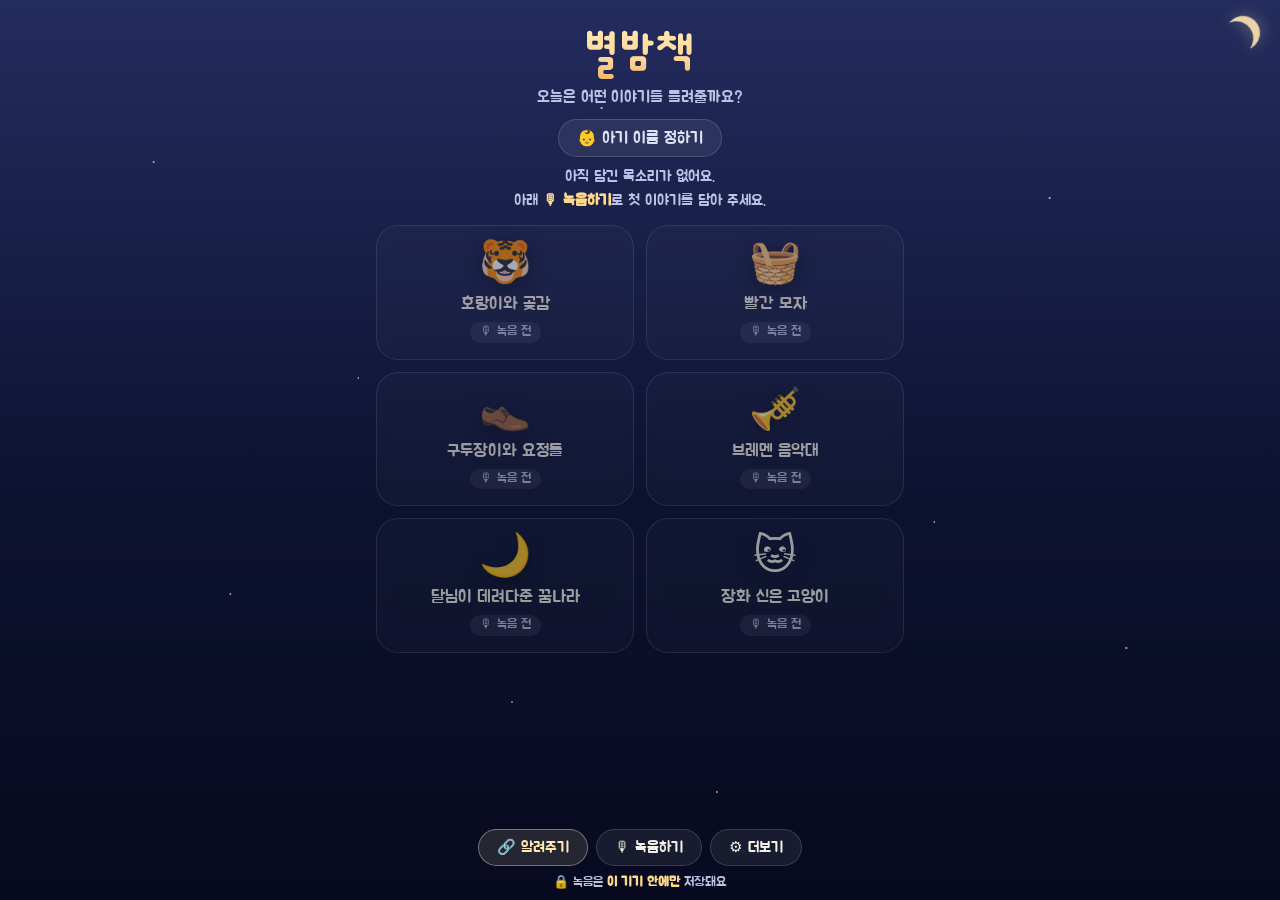
<file: index.html>
<!DOCTYPE html>
<html lang="ko" data-v="v65">
<head>
  <meta charset="UTF-8" />
  <meta name="viewport" content="width=device-width, initial-scale=1.0, viewport-fit=cover" />
  <meta name="theme-color" content="#141a3a" />
  <meta name="description" content="엄마·아빠 목소리로 읽어주는 우리 아기 잠자리 그림책, 별밤책. 녹음도 재생도 이 기기 안에서만." />
  <title>별밤책 🌙</title>

  <!-- PWA / 홈화면 추가 -->
  <link rel="manifest" href="manifest.webmanifest?v=57" />
  <link rel="apple-touch-icon" href="icons/apple-touch-icon.png" />
  <meta name="apple-mobile-web-app-capable" content="yes" />
  <meta name="apple-mobile-web-app-status-bar-style" content="black-translucent" />
  <meta name="apple-mobile-web-app-title" content="별밤책" />

  <link rel="preconnect" href="https://fonts.googleapis.com" />
  <link rel="preconnect" href="https://fonts.gstatic.com" crossorigin />
  <link href="https://fonts.googleapis.com/css2?family=Dongle:wght@700&family=Jua&family=Gowun+Dodum&display=swap" rel="stylesheet" />
  <link rel="stylesheet" href="style.css?v=57" />
</head>
<body>
  <!-- 밤하늘 배경 (모든 화면 공통) -->
  <div class="night-sky" aria-hidden="true">
    <div class="stars"></div>
    <div class="moon"></div>
  </div>

  <!-- ===== 홈 화면(아기용): 이야기 고르기 =====
       그림 카드 2열. 순서는 대본 순서 그대로 절대 안 바뀐다(아기가 위치로 기억하니까).
       녹음이 아직 없는 이야기는 흐릿하게, 자리는 그대로 지킨다. -->
  <section id="home" class="screen active">
    <header class="home-head">
      <!-- 아기 이름: 넣으면 제목 위에 "○○이의", 없으면 아래 알약 버튼 -->
      <button id="nameOwner" class="name-owner" type="button" hidden></button>
      <h1 class="app-title">별밤책</h1>
      <p class="app-sub">오늘은 어떤 이야기를 들려줄까요?</p>
      <button id="nameChip" class="name-chip" type="button">👶 아기 이름 정하기</button>
    </header>

    <div class="home-top">
      <button id="shuffleBtn" class="shuffle-btn" type="button" hidden>🌙 쭉 들려주기</button>
      <p id="emptyNote" class="empty-note" hidden></p>
    </div>

    <ul id="storyGrid" class="story-grid" aria-label="이야기 목록"></ul>

    <footer class="home-foot">
      <!-- 아직 앱으로 안 쓰는 사람에게만 보이는 띠 (JS가 판단해서 켠다) -->
      <button id="installBar" class="install-bar" type="button" hidden>📲 홈 화면에 앱처럼 추가하기</button>
      <div class="foot-links">
        <button id="shareBtn" class="foot-link gift" type="button">🔗 알려주기</button>
        <button id="recEntry" class="foot-link" type="button">🎙 녹음하기</button>
        <button id="moreBtn" class="foot-link" type="button">⚙️ 더보기</button>
      </div>
      <p class="privacy-note" id="footNote"></p>
    </footer>
  </section>

  <!-- ===== 녹음할 이야기 고르기(부모용) ===== -->
  <section id="pick" class="screen pick-screen">
    <div class="topbar">
      <button id="pickHome" class="icon-btn" type="button" aria-label="홈으로" title="홈으로">
        <svg viewBox="0 0 24 24" aria-hidden="true"><path fill="#fff" d="M12 3.2l9 7.8h-2.2V20h-4.6v-5.4h-4.4V20H5V11H2.8L12 3.2z"/></svg>
      </button>
      <h2 class="pick-title">녹음하기</h2>
      <span class="head-spacer" aria-hidden="true"></span>
    </div>
    <p class="pick-sub">어떤 이야기를 녹음할까요?</p>

    <ul id="pickList" class="story-list" aria-label="녹음할 이야기 목록"></ul>

    <footer class="home-foot">
      <p class="privacy-note">🎤 조용한 방에서, 마이크는 <b>한 뼘 정도</b> 떨어뜨려 주세요</p>
    </footer>
  </section>

  <!-- ===== 녹음 화면(부모용): 장면마다 녹음하고 확인 ===== -->
  <section id="rec" class="screen rec-screen">
    <div class="rec-top">
      <div class="topbar">
        <button id="recBack" class="icon-btn" type="button" aria-label="녹음할 이야기 고르기로" title="이야기 고르기">
          <svg viewBox="0 0 24 24" fill="none" stroke="#fff" stroke-width="2" stroke-linecap="round" stroke-linejoin="round" aria-hidden="true"><path d="M14.5 5.5 8 12l6.5 6.5"/></svg>
        </button>
        <h2 id="recTitle" class="rec-title">이야기</h2>
        <button id="recHome" class="icon-btn" type="button" aria-label="홈으로" title="홈으로">
          <svg viewBox="0 0 24 24" aria-hidden="true"><path fill="#fff" d="M12 3.2l9 7.8h-2.2V20h-4.6v-5.4h-4.4V20H5V11H2.8L12 3.2z"/></svg>
        </button>
      </div>
      <div class="voices" role="tablist" aria-label="누구 목소리인지 고르기">
        <span class="voices-q">누구 목소리?</span>
        <div class="vtabs" id="vtabs"></div>
      </div>
      <div id="recProg" class="prog"></div>
      <p id="legacyNote" class="legacy-note" hidden></p>
    </div>

    <div class="stage">
      <div id="recArt" class="art scene-in">🌙</div>
      <div id="recText" class="text scene-in"></div>
    </div>

    <div id="recBottom" class="rec-bottom"></div>
  </section>

  <!-- ===== 들려주기 화면(아기용): 목소리 따라 그림이 넘어감 ===== -->
  <section id="play" class="screen play-screen">
    <!-- 왼쪽 위 홈 버튼: 읽는 중에도 계속 보인다 -->
    <button id="playHome" class="icon-btn corner-home" type="button" aria-label="홈으로" title="홈으로">
      <svg viewBox="0 0 24 24" aria-hidden="true"><path fill="#fff" d="M12 3.2l9 7.8h-2.2V20h-4.6v-5.4h-4.4V20H5V11H2.8L12 3.2z"/></svg>
    </button>
    <div id="playStage" class="stage">
      <div id="playArt" class="art scene-in">🌙</div>
      <div id="playText" class="text scene-in"></div>
    </div>
    <!-- 아래 이전/다음: 목소리가 끝나길 기다리지 않고 장면을 넘겨볼 수 있다(그림 확인용).
         무대(playStage) 밖에 두어야 화면 탭(=잠깐 멈춤)과 섞이지 않는다. -->
    <div id="playPager" class="play-pager" hidden>
      <button id="pbPrev" class="pnav" type="button" aria-label="이전 장면">❮</button>
      <span id="pbPos" class="ppos"></span>
      <button id="pbNext" class="pnav" type="button" aria-label="다음 장면">❯</button>
    </div>
    <div id="pauseOv" class="pause-ov" hidden></div>
  </section>

  <!-- ===== 공용 모달(이름 · 더보기[백업·도움말·의견]) ===== -->
  <div id="modal" class="modal" hidden>
    <div class="modal-card" role="dialog" aria-modal="true">
      <button id="modalClose" class="modal-close" aria-label="닫기">✕</button>
      <!-- 더보기 안에서 한 칸 들어갔을 때만 보이는 뒤로 버튼 -->
      <button id="modalBack" class="modal-back" type="button" hidden>‹ 더보기</button>
      <div id="modalBody"></div>
    </div>
  </div>

  <!-- Netlify Forms 감지용 숨은 폼 (실제 전송은 앱 안 폼에서 함) -->
  <form name="feedback" data-netlify="true" netlify-honeypot="bot-field" hidden>
    <input type="text" name="message" />
    <input type="email" name="email" />
    <input type="text" name="bot-field" />
  </form>

  <!-- 백업 복원용 숨은 input -->
  <input type="file" id="restoreInput" accept=".txt,.json,.gz,text/plain,application/json,application/gzip" hidden />

  <!-- 토스트 -->
  <div id="toast" class="toast" role="status" aria-live="polite"></div>

  <script src="scripts-data.js?v=57"></script>
  <script src="analytics.js?v=57"></script>
  <script src="app.js?v=57"></script>
</body>
</html>
</file>
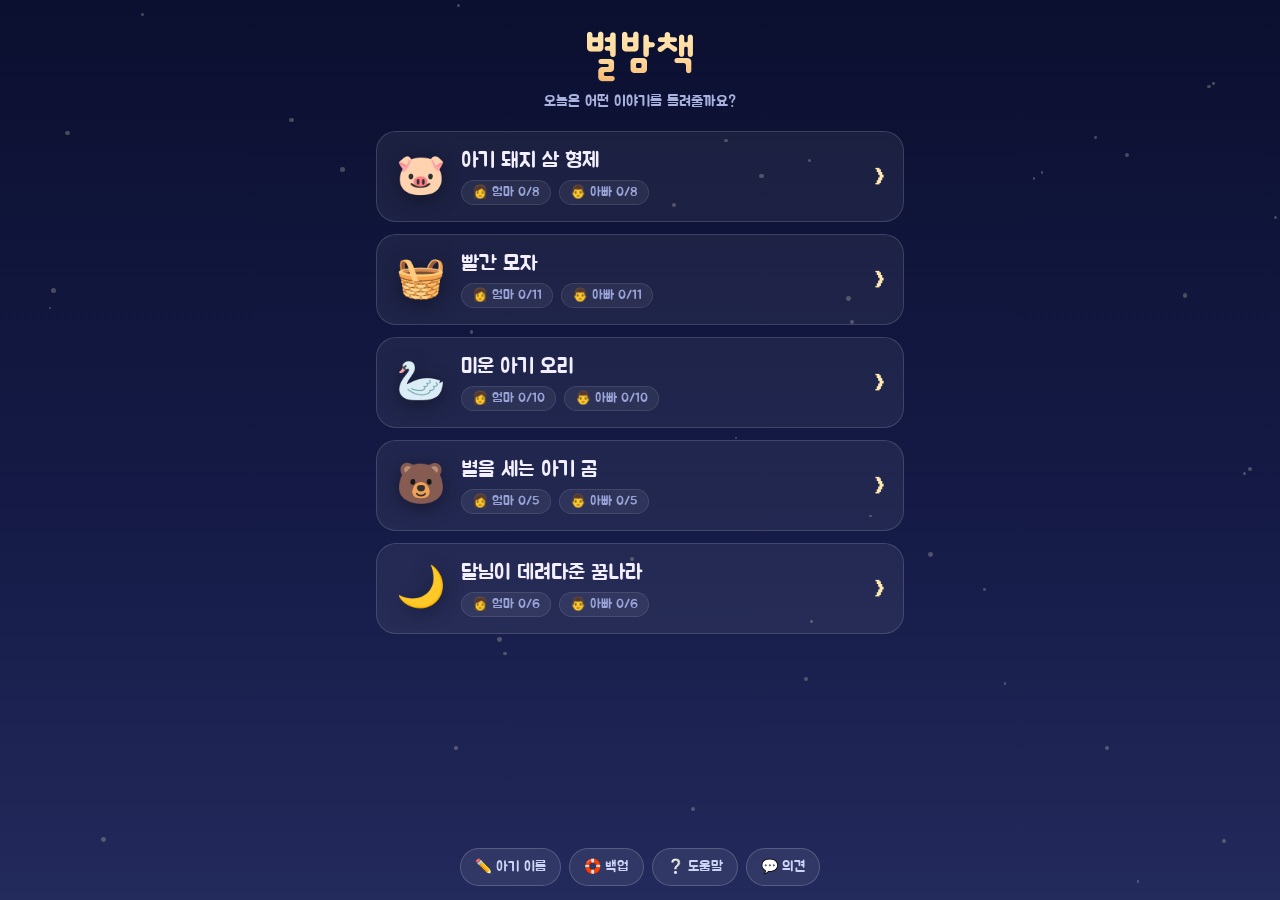
<file: story-demo.html>
<!DOCTYPE html>
<html lang="ko">
<head>
  <meta charset="UTF-8" />
  <meta name="viewport" content="width=device-width, initial-scale=1.0, maximum-scale=1.0, user-scalable=no, viewport-fit=cover" />
  <meta name="theme-color" content="#0b1030" />
  <title>별밤책 · 시범</title>
  <link rel="preconnect" href="https://fonts.googleapis.com" />
  <link rel="preconnect" href="https://fonts.gstatic.com" crossorigin />
  <link href="https://fonts.googleapis.com/css2?family=Dongle:wght@700&family=Jua&display=swap" rel="stylesheet" />
  <style>
    * { margin:0; padding:0; box-sizing:border-box; -webkit-tap-highlight-color:transparent; }
    html,body { height:100%; overflow:hidden; }
    body {
      font-family:"Jua","Apple SD Gothic Neo","Malgun Gothic",sans-serif;
      color:#e7e2f5; -webkit-user-select:none; user-select:none; touch-action:manipulation;
      background:linear-gradient(180deg,#0b1030 0%,#141a45 55%,#232a5c 100%);
    }
    .sky { position:fixed; inset:0; z-index:0; pointer-events:none; overflow:hidden; }
    .star { position:absolute; border-radius:50%; background:#fdf3d0; opacity:.25; animation:tw ease-in-out infinite; }
    @keyframes tw { 0%,100%{opacity:.15;transform:scale(.9)} 50%{opacity:.75;transform:scale(1.15)} }

    /* ===== 홈(이야기 고르기) ===== */
    .home { position:fixed; inset:0; z-index:1; display:flex; flex-direction:column; }
    .home-head { padding:calc(26px + env(safe-area-inset-top)) 20px 8px; text-align:center; }
    .home-title { font-family:"Dongle","Jua",sans-serif; font-weight:700; font-size:64px; line-height:.9;
      background:linear-gradient(180deg,#ffe9b3,#ffd79a 60%,#f4b46a); -webkit-background-clip:text; background-clip:text; color:transparent; }
    .home-sub { font-size:15px; color:#aab2e0; margin-top:8px; }
    .story-list { list-style:none; flex:1; overflow-y:auto; -webkit-overflow-scrolling:touch;
      padding:12px 16px calc(24px + env(safe-area-inset-bottom)); display:flex; flex-direction:column; gap:12px;
      max-width:560px; width:100%; margin:0 auto; }
    .scard { display:flex; align-items:center; gap:14px; padding:16px 18px; border-radius:20px; cursor:pointer;
      border:1px solid rgba(255,255,255,.14); background:rgba(255,255,255,.06); transition:transform .1s ease, background .1s ease; }
    .scard:active { transform:scale(.98); background:rgba(255,255,255,.1); }
    .scover { font-size:40px; line-height:1; flex:none; width:52px; text-align:center; filter:drop-shadow(0 4px 10px rgba(0,0,0,.4)); }
    .sinfo { flex:1; display:flex; flex-direction:column; gap:6px; min-width:0; }
    .sname { font-family:"Jua",sans-serif; font-size:21px; color:#f3efff; }
    .spills { display:flex; gap:8px; flex-wrap:wrap; }
    .spill { font-size:13px; padding:3px 10px; border-radius:999px; color:#9aa3d8; white-space:nowrap;
      background:rgba(255,255,255,.06); border:1px solid rgba(255,255,255,.1); }
    .spill.part { color:#ffe4b0; border-color:rgba(255,233,179,.35); background:rgba(255,233,179,.1); }
    .spill.full { color:#bff0da; border-color:rgba(116,211,171,.5); background:rgba(116,211,171,.16); }
    .schev { font-size:22px; color:#ffe9b3; flex:none; }
    .schev.play { color:#74d3ab; }
    .sright { display:flex; align-items:center; gap:10px; flex:none; }
    .reBtn { font-family:inherit; font-size:18px; width:42px; height:42px; border-radius:50%; cursor:pointer; flex:none;
      border:1px solid rgba(255,233,179,.4); background:rgba(255,233,179,.12); color:#ffe9b3; }
    .reBtn:active { transform:scale(.9); }

    /* ===== 녹음+확인 화면 ===== */
    .app { position:fixed; inset:0; z-index:1; display:flex; flex-direction:column; }

    .top { padding:calc(12px + env(safe-area-inset-top)) 16px 4px; display:flex; flex-direction:column; align-items:center; gap:10px; }
    .topbar { display:flex; align-items:center; justify-content:space-between; gap:8px; width:100%; max-width:520px; }
    .homebtn { font-family:inherit; font-size:20px; width:40px; height:40px; border-radius:50%; cursor:pointer; flex:none;
      border:1px solid rgba(255,255,255,.2); background:rgba(255,255,255,.06); color:#cdd3f5; }
    .homebtn:active { transform:scale(.92); }
    .rtitle { font-family:"Dongle","Jua",sans-serif; font-weight:700; font-size:34px; line-height:.9; text-align:center; flex:1;
      background:linear-gradient(180deg,#ffe9b3,#ffd79a 60%,#f4b46a); -webkit-background-clip:text; background-clip:text; color:transparent; }
    .voices { display:flex; gap:8px; }
    .vtab { font-family:inherit; font-size:16px; padding:6px 16px; border-radius:999px; cursor:pointer;
      border:1px solid rgba(255,255,255,.22); background:rgba(255,255,255,.08); color:#cdd3f5; }
    .vtab.on { background:#ffe9b3; border-color:#ffe9b3; color:#3a2f10; }
    .prog { display:flex; align-items:center; gap:8px; font-size:13px; color:#9aa3d8; min-height:16px; }
    .pdots { display:flex; gap:5px; }
    .pd { width:9px; height:9px; border-radius:50%; background:rgba(255,255,255,.16); }
    .pd.done { background:#ffe9b3; }
    .pd.now { outline:2px solid rgba(255,233,179,.5); outline-offset:2px; }

    /* 무대 */
    .stage { flex:1; position:relative; display:flex; flex-direction:column; align-items:center; justify-content:center;
      gap:20px; padding:2vh 5vw; text-align:center; }
    .art { font-size:clamp(4.2rem,20vmin,9rem); line-height:1.1; filter:drop-shadow(0 6px 18px rgba(0,0,0,.45)); }
    .text { max-width:640px; }
    .ln { display:block; font-size:clamp(1.05rem,4.5vmin,1.5rem); line-height:1.65; color:#e7e2f5;
      text-shadow:0 2px 8px rgba(0,0,0,.5); word-break:keep-all; margin-bottom:5px; }
    .ln .nm { color:#ffe9b3; white-space:nowrap; }
    .scene-in { animation:fin .7s ease both; }
    @keyframes fin { from{opacity:0;transform:translateY(10px)} to{opacity:1;transform:translateY(0)} }

    .pager { display:flex; align-items:center; justify-content:center; gap:20px; }
    .pnav { width:46px; height:46px; border-radius:50%; cursor:pointer;
      border:1px solid rgba(255,255,255,.24); background:rgba(255,255,255,.1); color:#ffe9b3;
      font-size:20px; display:flex; align-items:center; justify-content:center; }
    .pnav:disabled { opacity:.25; } .pnav:active { transform:scale(.9); }
    .ppos { font-size:15px; color:#cdd3f5; min-width:84px; text-align:center; }

    /* 하단 */
    .bottom { padding:14px 20px calc(20px + env(safe-area-inset-bottom)); display:flex; flex-direction:column; align-items:center; gap:10px; }
    .main-btn { font-family:inherit; font-size:21px; border:none; border-radius:20px; padding:17px 24px; cursor:pointer; width:100%; max-width:420px; }
    .main-btn:active { transform:scale(.98); }
    .rec { background:#ff6b7a; color:#fff; }
    .listen { font-family:inherit; font-size:15px; padding:8px 18px; border-radius:999px; cursor:pointer;
      border:1px solid rgba(255,255,255,.24); background:rgba(255,255,255,.08); color:#cdd3f5; transition:transform .1s ease, background .1s ease, border-color .1s ease; }
    .listen:active { transform:scale(.95); }
    .listen.on { background:rgba(116,211,171,.22); border-color:#74d3ab; color:#bff0da; }

    .recing { color:#ff9aa6; } .recdot { display:inline-block; width:10px; height:10px; border-radius:50%; background:#ff6b7a; margin-right:5px; vertical-align:middle; animation:blink 1s infinite; }
    @keyframes blink { 0%,100%{opacity:1} 50%{opacity:.25} }
    .toast { position:fixed; left:50%; top:calc(20px + env(safe-area-inset-top)); transform:translateX(-50%) translateY(-10px);
      background:rgba(0,0,0,.85); color:#fff; padding:11px 18px; border-radius:999px; font-size:15px; opacity:0; transition:.2s; z-index:40; pointer-events:none; }
    .toast.show { opacity:1; transform:translateX(-50%) translateY(0); }

    /* ===== 아기 들려주기(자동재생) 화면 ===== */
    .play-view { position:fixed; inset:0; z-index:1; display:flex; flex-direction:column; }
    .play-view .stage { cursor:pointer; }
    .pause-ov { position:absolute; inset:0; z-index:9; display:flex; flex-direction:column; align-items:center; justify-content:center;
      gap:14px; padding:24px; text-align:center; background:rgba(8,11,32,.8); backdrop-filter:blur(3px); }
    .pause-ov.hidden { display:none; }
    .po-moon { font-size:clamp(3rem,12vmin,6rem); animation:bob 2.4s ease-in-out infinite; }
    @keyframes bob { 0%,100%{transform:translateY(0)} 50%{transform:translateY(-12px)} }
    .po-t { font-family:"Jua",sans-serif; font-size:23px; color:#ffe9b3; }
    .po-s { font-size:14px; color:#aab2e0; margin-top:-4px; }
    .po-voices { display:flex; gap:10px; margin-top:4px; }
    .po-v { font-family:inherit; font-size:16px; padding:8px 18px; border-radius:999px; cursor:pointer;
      border:1px solid rgba(255,255,255,.22); background:rgba(255,255,255,.08); color:#cdd3f5; }
    .po-v.on { background:#ffe9b3; border-color:#ffe9b3; color:#3a2f10; }
    .po-btns { display:flex; gap:12px; margin-top:8px; flex-wrap:wrap; justify-content:center; }
    .po-b { font-family:inherit; font-size:17px; padding:12px 20px; border-radius:16px; cursor:pointer;
      border:1px solid rgba(255,255,255,.24); background:rgba(255,255,255,.1); color:#e7e2f5; }
    .po-b:active { transform:scale(.96); }

    /* ===== 홈 하단 버튼 줄 · 모달(이름·도움말·의견·백업) ===== */
    .home-foot { display:flex; flex-wrap:wrap; gap:8px; justify-content:center;
      padding:6px 16px calc(14px + env(safe-area-inset-bottom)); }
    .foot-btn { font-family:inherit; font-size:14px; padding:9px 14px; border-radius:999px; cursor:pointer;
      border:1px solid rgba(255,255,255,.18); background:rgba(255,255,255,.07); color:#cdd3f5; }
    .foot-btn:active { transform:scale(.95); }
    .foot-btn.set { border-color:rgba(255,233,179,.5); background:rgba(255,233,179,.12); color:#ffe9b3; }
    .field-label { display:block; font-size:14px; color:#aab2e0; margin:10px 0 6px; }
    .text-input, .text-area { width:100%; font-family:inherit; font-size:16px; color:#e7e2f5; border-radius:12px;
      border:1px solid rgba(255,255,255,.2); background:rgba(255,255,255,.06); padding:12px 14px; }
    .text-area { min-height:110px; resize:vertical; }
    .text-input:focus, .text-area:focus { outline:none; border-color:#ffe9b3; }
    .modal { position:fixed; inset:0; z-index:30; display:flex; align-items:center; justify-content:center; padding:18px;
      background:rgba(4,6,20,.62); backdrop-filter:blur(2px); }
    .modal[hidden] { display:none; }
    .modal-card { width:100%; max-width:440px; max-height:86vh; overflow-y:auto; -webkit-overflow-scrolling:touch;
      border-radius:22px; padding:22px 20px calc(20px + env(safe-area-inset-bottom));
      background:linear-gradient(180deg,#161c47,#101538); border:1px solid rgba(255,255,255,.12); }
    .modal-card h2 { font-family:"Jua",sans-serif; font-size:23px; color:#ffe9b3; margin-bottom:10px; }
    .modal-card p { font-size:15px; line-height:1.6; color:#cdd3f5; margin-bottom:12px; }
    .modal-card p b { color:#ffe9b3; }
    .modal-h3 { font-family:"Jua",sans-serif; font-size:18px; color:#f3efff; margin:2px 0 8px; }
    .modal-btn { font-family:inherit; font-size:17px; border:none; border-radius:16px; padding:14px 18px; cursor:pointer; width:100%; margin-top:6px; }
    .modal-btn:active { transform:scale(.98); }
    .modal-btn.gold { background:#ffe9b3; color:#3a2f10; }
    .modal-btn.ghost { background:rgba(255,255,255,.08); color:#e7e2f5; border:1px solid rgba(255,255,255,.2); }
    .modal-hr { border:none; border-top:1px solid rgba(255,255,255,.12); margin:16px 0; }
    .modal-hint { font-size:13px; color:#9aa3d8; margin-top:8px; line-height:1.55; }
    .modal-hint b { color:#cdd3f5; }
  </style>
</head>
<body>
  <div class="sky" id="sky" aria-hidden="true"></div>

  <!-- 홈: 이야기 고르기 -->
  <section class="home" id="home">
    <div class="home-head">
      <div class="home-title">별밤책</div>
      <div class="home-sub">오늘은 어떤 이야기를 들려줄까요?</div>
    </div>
    <ul class="story-list" id="storyList"></ul>
    <div class="home-foot">
      <button class="foot-btn" id="btnName">✏️ 아기 이름</button>
      <button class="foot-btn" id="btnBackup">🛟 백업</button>
      <button class="foot-btn" id="btnHelp">❔ 도움말</button>
      <button class="foot-btn" id="btnFeedback">💬 의견</button>
    </div>
  </section>

  <!-- 녹음+확인 화면 -->
  <div class="app" id="recView" style="display:none">
    <div class="top">
      <div class="topbar">
        <button class="homebtn" id="btnHome" aria-label="이야기 목록으로">🏠</button>
        <span class="rtitle" id="recTitle">이야기</span>
        <span style="width:40px;flex:none"></span>
      </div>
      <div class="voices">
        <button class="vtab on" data-voice="mom">👩 엄마</button>
        <button class="vtab" data-voice="dad">👨 아빠</button>
      </div>
      <div class="prog" id="prog"></div>
    </div>

    <div class="stage" id="stage">
      <div class="art scene-in" id="art">🐻</div>
      <div class="text scene-in" id="text"></div>
    </div>

    <div class="bottom" id="bottom"></div>
  </div>

  <!-- 아기 들려주기(자동재생) 화면 -->
  <div class="play-view" id="playView" style="display:none">
    <div class="stage" id="pStage">
      <div class="art scene-in" id="pArt">🐻</div>
      <div class="text scene-in" id="pText"></div>
      <div class="pause-ov hidden" id="pauseOv"></div>
    </div>
  </div>

  <!-- 백업/복원 모달 -->
  <div class="modal" id="modal" hidden>
    <div class="modal-card" id="modalCard"></div>
  </div>
  <input type="file" id="restoreInput" accept=".txt,text/plain,application/json" hidden />

  <div class="toast" id="toast"></div>

  <script>
  (() => {
    "use strict";
    // ===== 대본: 내용 그대로, 2~3문장씩 한 장면으로 묶음 (이모지만 추가) =====
    const STORIES = [
      { id:"three-pigs", title:"아기 돼지 삼 형제", cover:"🐷", scenes:[
        { emoji:"🐷", lines:["옛날 옛날에 아기 돼지 삼 형제가 살았어요.","어느덧 자라서, 각자 집을 짓기로 했지요."] },
        { emoji:"🏠", lines:["첫째 돼지는 지푸라기로 후다닥 집을 지었어요.","둘째 돼지는 나무로 뚝딱뚝딱 집을 지었어요.","셋째 돼지는 벽돌로 차곡차곡, 오래오래 집을 지었어요."] },
        { emoji:"🐺", lines:["그때 배고픈 늑대가 어슬렁어슬렁 나타났어요.","\"후~ 불면 다 날아가라!\""] },
        { emoji:"💨", lines:["늑대가 후! 불자 지푸라기 집이 폭삭 무너졌어요.","첫째 돼지는 깜짝 놀라 둘째네 집으로 도망쳤어요."] },
        { emoji:"🌬️", lines:["늑대가 후우! 불자 나무 집도 와르르 무너졌지요.","둘은 함께 셋째네 벽돌 집으로 달려갔어요."] },
        { emoji:"🧱", lines:["늑대가 후우우! 아무리 불어도 벽돌 집은 끄떡없었어요.","늑대는 씩씩대다가 그만 멀리 도망가 버렸어요."] },
        { emoji:"💗", lines:["아기 돼지 삼 형제는 튼튼한 집에서","오래오래 사이좋게 살았답니다."] },
        { emoji:"🌙", lines:["{이름아}, 우리도 포근한 집에서 폭 자자."] },
      ]},
      { id:"red-hood", title:"빨간 모자", cover:"🧺", scenes:[
        { emoji:"🧺", lines:["빨간 모자를 쓴 예쁜 아이가 있었어요.","어느 날 엄마가 바구니를 건네며 말했어요."] },
        { emoji:"🥣", lines:["\"할머니가 편찮으시대. 이 따뜻한 죽 좀 갖다 드리렴.\"","\"네, 엄마! 얼른 다녀올게요.\""] },
        { emoji:"🌳", lines:["빨간 모자는 숲길을 콧노래 부르며 걸었어요.","새들이 지저귀고, 햇살이 반짝였지요."] },
        { emoji:"🐺", lines:["그때 커다란 늑대가 슬그머니 다가왔어요.","\"안녕, 빨간 모자야. 어디 가니?\"","\"할머니 댁에 가요. 저 언덕 너머 작은 집이요.\""] },
        { emoji:"🌸", lines:["늑대는 침을 꼴깍 삼키며 꾀를 냈어요.","\"그래? 그럼 예쁜 꽃도 좀 꺾어 가렴.\""] },
        { emoji:"🏃", lines:["빨간 모자가 꽃을 꺾는 사이,","늑대는 지름길로 할머니 집에 먼저 도착했어요.","그러고는 할머니인 척 이불 속에 쏙 누웠지요."] },
        { emoji:"🚪", lines:["잠시 뒤, 빨간 모자가 문을 똑똑 두드렸어요.","\"할머니, 눈이 왜 이렇게 커요?\"","\"너를 더 잘 보려고 그런단다.\""] },
        { emoji:"👂", lines:["\"할머니, 귀는 왜 이렇게 커요?\"","\"네 목소리를 더 잘 들으려고 그렇지.\"","\"할머니, 입은 왜 이렇게 커요?\""] },
        { emoji:"🪓", lines:["바로 그때, 밖에서 나무를 하던 사냥꾼이 이상한 소리를 들었어요.","사냥꾼이 문을 벌컥 열자, 늑대는 깜짝 놀라 후다닥 도망쳤어요.","옷장에 숨어 있던 진짜 할머니도 무사히 나왔지요."] },
        { emoji:"🤗", lines:["빨간 모자와 할머니는 서로를 꼭 껴안았어요.","\"무서웠지? 이제 다 괜찮아.\"","셋은 따뜻한 죽을 나눠 먹으며 도란도란 이야기했답니다."] },
        { emoji:"🌙", lines:["{이름아}, 오늘도 폭 안아줄게. 잘 자렴."] },
      ]},
      { id:"ugly-duckling", title:"미운 아기 오리", cover:"🦢", scenes:[
        { emoji:"🥚", lines:["엄마 오리가 둥지에서 알을 품고 있었어요.","하나둘 톡, 톡 — 아기 오리들이 깨어났어요.","\"삐약삐약!\" 노란 아기들이 줄줄이 나왔지요."] },
        { emoji:"🐣", lines:["그런데 마지막 알은 유난히 컸어요.","한참 뒤 톡 깨어난 아기는, 크고 회색빛이었어요."] },
        { emoji:"😕", lines:["다른 오리들이 수군거렸어요.","\"쟤는 왜 저렇게 생겼어? 우리랑 다르잖아.\""] },
        { emoji:"😢", lines:["아기 오리는 어디를 가도 놀림을 받았어요.","닭도, 고양이도 쌀쌀맞게 굴었지요.","슬픈 아기 오리는 그만 집을 떠났어요."] },
        { emoji:"❄️", lines:["혼자가 된 아기 오리에게 추운 겨울이 왔어요.","찬바람이 불고, 연못은 꽁꽁 얼었어요.","그래도 아기 오리는 울지 않고 씩씩하게 견뎠어요."] },
        { emoji:"🌷", lines:["긴 겨울이 지나고, 드디어 따뜻한 봄이 왔지요.","얼음 녹은 연못 위로 하얀 새들이 우아하게 헤엄쳤어요.","\"와, 정말 아름다운 백조들이야!\""] },
        { emoji:"💧", lines:["아기 오리가 물에 살며시 얼굴을 비춰 보았어요.","그런데 이게 웬일이에요?"] },
        { emoji:"🦢", lines:["물속엔 크고 새하얀, 아름다운 백조가 있었어요.","미운 아기 오리가 아니라, 멋진 백조가 되어 있었던 거예요!"] },
        { emoji:"✨", lines:["\"너였구나! 이렇게 예쁜 백조였어!\"","아기 오리는 그제야 환하게 웃었답니다."] },
        { emoji:"🌙", lines:["{이름아}, 너도 아기 오리처럼 무럭무럭 예쁘게 자랄 거야."] },
      ]},
      { id:"bear-stars", title:"별을 세는 아기 곰", cover:"🐻", scenes:[
        { emoji:"🐻", lines:["잠이 오지 않는 아기 곰이 있었어요.","엄마 곰이 다정하게 말했어요.","\"우리, 별을 세어 볼까?\""] },
        { emoji:"🌌", lines:["둘은 창밖 깜깜한 밤하늘을 올려다봤어요.","\"하나, 반짝. 둘, 반짝. 셋, 반짝.\""] },
        { emoji:"😌", lines:["별을 셀수록 아기 곰의 눈이 스르르 감겼어요.","\"저 별은 우리 아기를 지켜 준단다.\"","\"저 별은 좋은 꿈을 가져다준대.\""] },
        { emoji:"🍃", lines:["바람이 살랑 불어와 이불을 덮어 주었어요.","아기 곰은 어느새 새근새근 잠이 들었어요."] },
        { emoji:"🌙", lines:["{이름아}, 우리도 별을 세며 잘 자자.","하나… 둘… 셋… 쉬…"] },
      ]},
      { id:"moon-dream", title:"달님이 데려다준 꿈나라", cover:"🌙", scenes:[
        { emoji:"🌙", lines:["깜깜한 밤, 둥근 달님이 방긋 웃었어요.","\"우리 아기, 이제 잘 시간이야.\""] },
        { emoji:"🌟", lines:["달님은 부드러운 달빛으로 이불을 만들어 주었어요.","별들이 하나둘 이불 위에 살포시 내려앉았지요."] },
        { emoji:"☁️", lines:["\"좋은 꿈나라로 함께 갈까?\"","아기는 폭신한 구름 배에 올라탔어요.","구름 배는 두둥실, 두둥실 떠올랐어요."] },
        { emoji:"🏘️", lines:["아래에는 잠든 마을이 조용히 빛나고 있었어요.","토끼도, 강아지도, 아기 새도 모두 코 자고 있었지요."] },
        { emoji:"😴", lines:["\"잘 자, 잘 자.\" 달님이 나직이 속삭였어요.","아기는 달님 품에서 스르르 잠이 들었어요."] },
        { emoji:"💤", lines:["{이름아}, 좋은 꿈 꾸렴."] },
      ]},
    ];
    const VLABEL = { mom:"엄마", dad:"아빠" };

    let storyIdx=0, story=STORIES[storyIdx], N=story.scenes.length;
    let voice="mom", cur=0;
    let recorder=null, chunks=[], stream=null, recording=false;
    let recorded=new Set();
    let previewAudio=null, previewPlaying=false;
    // 들려주기(자동재생) 상태
    let pbVoice="mom", pbIndex=0, pbAudio=null, pbState="idle", pbBoth=false; // pbState: idle|playing|paused|ended

    const $=(id)=>document.getElementById(id);
    const homeEl=$("home"), recViewEl=$("recView"), storyListEl=$("storyList"), recTitleEl=$("recTitle");
    const artEl=$("art"), textEl=$("text"), progEl=$("prog"), bottomEl=$("bottom"),
          stageEl=$("stage"), toastEl=$("toast");
    const playViewEl=$("playView"), pStageEl=$("pStage"), pArtEl=$("pArt"), pTextEl=$("pText"), pauseOvEl=$("pauseOv");
    const modalEl=$("modal"), modalCardEl=$("modalCard"), restoreInput=$("restoreInput");

    (function(){ const sky=$("sky"); for(let i=0;i<40;i++){ const s=document.createElement("span"); s.className="star";
      s.style.left=(Math.random()*100).toFixed(1)+"%"; s.style.top=(Math.random()*100).toFixed(1)+"%";
      const sz=(2+Math.random()*3).toFixed(1); s.style.width=sz+"px"; s.style.height=sz+"px";
      s.style.animationDelay=(Math.random()*4).toFixed(2)+"s"; s.style.animationDuration=(2.5+Math.random()*3).toFixed(2)+"s"; sky.appendChild(s);} })();

    let toastTimer=null;
    function toast(m){ toastEl.textContent=m; toastEl.classList.add("show"); clearTimeout(toastTimer); toastTimer=setTimeout(()=>toastEl.classList.remove("show"),2400); }

    function babyName(){ try{ return (localStorage.getItem("babyName")||"").trim(); }catch(e){ return ""; } }
    function josa(n){ if(!n) return "야"; const c=n.charCodeAt(n.length-1); if(c>=0xAC00&&c<=0xD7A3) return ((c-0xAC00)%28===0)?"야":"아"; return "야"; }
    function renderName(t){ const n=babyName(), shown=n||"아기 이름"; return t.replace(/\{이름아\}/g,'<span class="nm">('+escapeHtml(shown)+')'+josa(n)+'</span>'); }
    function escapeHtml(s){ return String(s).replace(/[&<>"']/g,c=>({"&":"&amp;","<":"&lt;",">":"&gt;",'"':"&quot;","'":"&#39;"}[c])); }
    function updateNameLabel(){ const el=$("btnName"); if(!el) return; const n=babyName();
      if(n){ el.textContent="✏️ "+n; el.classList.add("set"); } else { el.textContent="✏️ 아기 이름"; el.classList.remove("set"); } }
    function refreshName(){ // 이름 바뀌면 보이는 화면의 {이름아} 갱신
      if(recViewEl.style.display!=="none") paintScene(false);
      if(playViewEl.style.display!=="none") paintPlayScene(false); }

    // ===== 저장(IndexedDB) =====
    let dbp=null;
    function db(){ if(dbp) return dbp; dbp=new Promise((res,rej)=>{ const r=indexedDB.open("voicebook-demo",1);
      r.onupgradeneeded=()=>r.result.createObjectStore("clips",{keyPath:"key"}); r.onsuccess=()=>res(r.result); r.onerror=()=>rej(r.error); }); return dbp; }
    const STORE_VER="v2"; // 이전 시범(12장면) 데이터와 섞이지 않게 버전 분리
    const key=(v,i)=>`${story.id}:${STORE_VER}:${v}:${i}`;
    async function getClip(v,i){ const d=await db(); return new Promise((res,rej)=>{ const t=d.transaction("clips").objectStore("clips").get(key(v,i)); t.onsuccess=()=>res(t.result||null); t.onerror=()=>rej(t.error); }); }
    async function putClip(v,i,blob,mime){ const d=await db(); return new Promise((res,rej)=>{ const t=d.transaction("clips","readwrite").objectStore("clips").put({key:key(v,i),blob,mime}); t.onsuccess=()=>res(); t.onerror=()=>rej(t.error); }); }
    async function loadRecorded(v){ const d=await db(); return new Promise((res,rej)=>{ const t=d.transaction("clips").objectStore("clips").getAllKeys();
      t.onsuccess=()=>{ const pre=`${story.id}:${STORE_VER}:${v}:`; res(new Set((t.result||[]).filter(k=>k.indexOf(pre)===0).map(k=>+k.slice(pre.length)).filter(i=>i>=0&&i<N))); }; t.onerror=()=>rej(t.error); }); }
    // 홈에서 5편 × 엄마/아빠 진행상황을 한 번에 읽기
    async function loadAllProgress(){ const d=await db(); return new Promise((res,rej)=>{ const t=d.transaction("clips").objectStore("clips").getAllKeys();
      t.onsuccess=()=>{ const map={};
        (t.result||[]).forEach(k=>{ const p=String(k).split(":"); if(p.length!==4) return;
          const sid=p[0], ver=p[1], v=p[2], idx=+p[3];
          if(ver!==STORE_VER) return; if(v!=="mom"&&v!=="dad") return; if(!(idx>=0)) return;
          (map[sid]=map[sid]||{mom:new Set(),dad:new Set()})[v].add(idx); });
        res(map); }; t.onerror=()=>rej(t.error); }); }
    // 백업/복원용: 모든 레코드 통째로 읽기 / 키 그대로 쓰기(합치기)
    async function dbAllRecords(){ const d=await db(); return new Promise((res,rej)=>{ const t=d.transaction("clips").objectStore("clips").getAll();
      t.onsuccess=()=>res(t.result||[]); t.onerror=()=>rej(t.error); }); }
    async function putRaw(rec){ const d=await db(); return new Promise((res,rej)=>{ const t=d.transaction("clips","readwrite").objectStore("clips").put(rec); t.onsuccess=()=>res(); t.onerror=()=>rej(t.error); }); }
    function blobToDataURL(blob){ return new Promise((res,rej)=>{ const r=new FileReader(); r.onload=()=>res(r.result); r.onerror=()=>rej(r.error); r.readAsDataURL(blob); }); }
    function downloadBlob(blob,name){ const a=document.createElement("a"); a.href=URL.createObjectURL(blob); a.download=name;
      document.body.appendChild(a); a.click(); setTimeout(()=>{ URL.revokeObjectURL(a.href); a.remove(); },1000); }

    function pickMime(){ const c=["audio/webm;codecs=opus","audio/webm","audio/mp4","audio/aac","audio/ogg;codecs=opus"];
      if(window.MediaRecorder&&MediaRecorder.isTypeSupported){ for(const t of c) if(MediaRecorder.isTypeSupported(t)) return t; } return ""; }

    function doneCount(){ let c=0; for(let i=0;i<N;i++) if(recorded.has(i)) c++; return c; }
    // 이 화면은 '녹음 + 확인' 단일 모드 (아기에게 들려주는 자동재생은 여기 없음)

    // ===== 홈 렌더 =====
    async function renderHome(){
      let prog={}; try{ prog=await loadAllProgress(); }catch(e){ prog={}; }
      storyListEl.innerHTML = STORIES.map((s,i)=>{
        const p=prog[s.id]||{mom:new Set(),dad:new Set()};
        const sN=s.scenes.length;
        const cnt=(set)=>{ let c=0; set.forEach(x=>{ if(x>=0&&x<sN) c++; }); return c; };
        const mc=cnt(p.mom), dc=cnt(p.dad);
        const cls=(c)=> c===0?'' : (c>=sN?'full':'part');
        const pill=(icon,label,c)=>`<span class="spill ${cls(c)}">${icon} ${label} ${c}/${sN}</span>`;
        // 완성(전체 녹음)된 목소리 판별 → 있으면 '들려주기', 없으면 '녹음하기'
        const momFull=mc>=sN, dadFull=dc>=sN;
        const play = (momFull&&dadFull)?'both' : momFull?'mom' : dadFull?'dad' : 'none';
        const right = play!=='none'
          ? `<span class="sright"><button class="reBtn" data-idx="${i}" aria-label="녹음 고치기">🎙</button><span class="schev play">▶</span></span>`
          : `<span class="schev">❯</span>`;
        return `<li class="scard" data-idx="${i}" data-play="${play}">`+
          `<span class="scover">${s.cover}</span>`+
          `<span class="sinfo"><span class="sname">${s.title}</span>`+
          `<span class="spills">${pill('👩','엄마',mc)}${pill('👨','아빠',dc)}</span></span>`+
          right+`</li>`;
      }).join("");
      // 줄 전체 = 완성됐으면 들려주기 / 아니면 녹음하기
      storyListEl.querySelectorAll(".scard").forEach(el=>el.onclick=()=>{
        const i=+el.dataset.idx, pl=el.dataset.play;
        if(pl==='none') openStory(i); else openPlay(i,pl);
      });
      // 🎙 = 녹음 고치기(아기 화면과 완전 분리, 홈에서만 접근)
      storyListEl.querySelectorAll(".reBtn").forEach(el=>el.onclick=(e)=>{ e.stopPropagation(); openStory(+el.dataset.idx); });
    }

    async function showHome(){
      if(recording){ toast("녹음을 먼저 멈춰 주세요"); return; }
      stopAllAudio(); stopPlayback();
      recViewEl.style.display="none"; playViewEl.style.display="none"; homeEl.style.display="flex";
      await renderHome();
    }

    async function openStory(i){
      stopAllAudio(); stopPlayback();
      storyIdx=i; story=STORIES[i]; N=story.scenes.length; cur=0;
      recTitleEl.textContent=story.title;
      homeEl.style.display="none"; playViewEl.style.display="none"; recViewEl.style.display="flex";
      recorded=await loadRecorded(voice); render(true);
    }

    // ===== 아기 들려주기(자동재생) =====
    // 홈에서 '완성된' 이야기를 눌러 진입. 장면 클립을 순서대로 자동 재생하며 그림도 함께 넘어감.
    // 화면 탭 = 멈춤/이어보기. 녹음으로 가는 길은 여기 없음(아기 안전).
    function openPlay(i, avail){
      stopAllAudio(); stopPlayback();
      storyIdx=i; story=STORIES[i]; N=story.scenes.length;
      pbVoice = (avail==='dad') ? 'dad' : 'mom';   // 둘 다면 기본 엄마
      pbBoth  = (avail==='both');
      homeEl.style.display="none"; recViewEl.style.display="none"; playViewEl.style.display="flex";
      hidePauseOv(); pbIndex=0; playCurrent();
    }

    function paintPlayScene(anim){ const sc=story.scenes[pbIndex];
      pArtEl.textContent=sc.emoji;
      pTextEl.innerHTML = sc.lines.map(l=>`<span class="ln">${renderName(l)}</span>`).join("");
      if(anim){ [pArtEl,pTextEl].forEach(el=>{ el.classList.remove("scene-in"); void el.offsetWidth; el.classList.add("scene-in"); }); }
    }

    async function playCurrent(){
      hidePauseOv(); paintPlayScene(true); pbState="playing";
      let rec=null; try{ rec=await getClip(pbVoice,pbIndex); }catch(e){}
      if(pbState!=="playing") return; // 로딩 중 멈췄으면 중단
      if(!rec){ pbAdvance(); return; } // 혹시 빈 장면이면 건너뜀
      stopPbAudio();
      pbAudio=new Audio(URL.createObjectURL(rec.blob));
      pbAudio.onended=()=>{ pbAdvance(); };
      pbAudio.onerror=()=>{ pbAdvance(); };
      pbAudio.play().catch(()=>{ /* 자동재생 차단 시 조용히 무시 */ });
    }
    function pbAdvance(){ if(pbState!=="playing") return;
      if(pbIndex < N-1){ pbIndex++; playCurrent(); } else { pbEnd(); } }

    function pbPause(){ if(pbAudio){ try{pbAudio.pause()}catch(e){} } pbState="paused"; showPauseOv("paused"); }
    function pbResume(){ hidePauseOv(); pbState="playing"; if(pbAudio){ pbAudio.play().catch(()=>{}); } else playCurrent(); }
    function pbRestart(){ hidePauseOv(); stopPbAudio(); pbAudio=null; pbIndex=0; pbState="playing"; playCurrent(); }
    function pbEnd(){ stopPbAudio(); pbState="ended"; showPauseOv("ended"); }
    function pbSwitchVoice(v){ if(v===pbVoice) return; pbVoice=v; stopPbAudio(); pbAudio=null; showPauseOv("paused"); }

    function stopPbAudio(){ if(pbAudio){ try{pbAudio.pause()}catch(e){} pbAudio=null; } }
    function stopPlayback(){ stopPbAudio(); pbState="idle"; hidePauseOv(); }

    function hidePauseOv(){ pauseOvEl.classList.add("hidden"); pauseOvEl.innerHTML=""; }
    function showPauseOv(kind){
      let html="";
      if(kind==="paused"){
        html += `<div class="po-moon">🌙</div><div class="po-t">잠깐 멈췄어요</div>`+
                `<div class="po-s">화면을 다시 누르면 이어서 들려줘요</div>`;
        if(pbBoth) html += `<div class="po-voices">`+
          `<button class="po-v ${pbVoice==='mom'?'on':''}" data-v="mom">👩 엄마</button>`+
          `<button class="po-v ${pbVoice==='dad'?'on':''}" data-v="dad">👨 아빠</button></div>`;
        html += `<div class="po-btns"><button class="po-b" data-a="home">🏠 목록으로</button>`+
                `<button class="po-b" data-a="restart">🔁 처음부터</button></div>`;
      } else { // ended
        html += `<div class="po-moon">💤</div><div class="po-t">다 읽었어요</div>`+
                `<div class="po-btns"><button class="po-b" data-a="home">🏠 목록으로</button>`+
                `<button class="po-b" data-a="restart">🔁 다시 들려주기</button></div>`;
      }
      pauseOvEl.innerHTML=html; pauseOvEl.classList.remove("hidden");
      pauseOvEl.querySelectorAll(".po-v").forEach(b=>b.onclick=(e)=>{ e.stopPropagation(); pbSwitchVoice(b.dataset.v); });
      pauseOvEl.querySelectorAll(".po-b").forEach(b=>b.onclick=(e)=>{ e.stopPropagation();
        if(b.dataset.a==="home") showHome(); else pbRestart(); });
    }

    // 화면(무대) 탭: 재생 중이면 멈춤. 멈춤 오버레이 배경 탭 = 이어보기.
    pStageEl.onclick=()=>{ if(pbState==="playing") pbPause(); };
    pauseOvEl.onclick=(e)=>{ e.stopPropagation(); if(pbState==="paused") pbResume(); };

    // ===== 백업 / 복원 =====
    // 원리: 모든 장면 클립 → base64로 .txt 하나. 복원 = '합치기'(같은 키는 덮어쓰고, 없던 키는 추가).
    //   → 엄마·아빠가 서로 백업 파일을 주고받아 복원하면 두 목소리가 한 폰에 합쳐짐(각자 녹음 안 해도 됨).
    let backupReady=null, backupBuilding=false;
    function updateBackupHint(){ const h=$("backupHint"); if(!h) return;
      if(backupBuilding||!backupReady){ h.textContent="백업 파일을 준비하고 있어요…"; return; }
      if(backupReady.empty){ h.textContent="아직 백업할 녹음이 없어요."; return; }
      h.innerHTML="준비 완료 — <b>"+backupReady.count+"개</b> 녹음을 보낼 수 있어요."; }
    async function buildBackup(){
      backupReady=null; backupBuilding=true; updateBackupHint();
      try{
        const all=await dbAllRecords();
        if(!all.length){ backupReady={empty:true,count:0}; return; }
        const clips=[];
        for(const r of all){ if(!r||!r.key||!r.blob) continue;
          clips.push({ key:r.key, mime:r.mime||r.blob.type||"audio/webm", data:await blobToDataURL(r.blob) }); }
        const payload={ app:"별밤책", kind:"scene-clips", version:2, exportedAt:Date.now(), clips };
        const blob=new Blob([JSON.stringify(payload)],{type:"text/plain"});
        const file=new File([blob],"별밤책-백업.txt",{type:"text/plain"});
        backupReady={ file, blob, count:clips.length };
      }catch(e){ backupReady=null; } finally { backupBuilding=false; updateBackupHint(); }
    }
    async function sendBackup(){
      if(backupBuilding||!backupReady){ toast("백업을 준비하고 있어요. 잠깐 뒤 다시 눌러주세요"); return; }
      if(backupReady.empty){ toast("백업할 녹음이 없어요"); return; }
      const { file, blob, count }=backupReady;
      try{
        if(navigator.canShare && navigator.canShare({files:[file]})){
          await navigator.share({ files:[file], title:"별밤책 백업", text:"별밤책 녹음 백업 파일이에요. 카톡 '나에게'에 보관하면 폰을 바꿔도 안전해요." });
          toast(count+"개 백업을 보냈어요 🛟  (카톡 '나에게' 추천)"); return;
        }
      }catch(e){ if(e&&e.name==="AbortError") return; }
      downloadBlob(blob,"별밤책-백업.txt");
      toast("공유창이 안 떠서 파일로 저장했어요. 안 되면 사파리·크롬으로 열어 다시 해주세요");
    }
    async function restoreFromFile(file){
      if(!file) return;
      try{
        const payload=JSON.parse(await file.text());
        const list = payload && Array.isArray(payload.clips) ? payload.clips : null;
        if(!list){ toast("별밤책 백업 파일이 아니에요"); return; }
        let n=0;
        for(const it of list){ if(!it||!it.key||!it.data) continue;
          const blob=await (await fetch(it.data)).blob();
          await putRaw({ key:it.key, blob, mime:it.mime||blob.type }); n++; }
        toast(n+"개 녹음을 되살렸어요 🛟");
        if(homeEl.style.display!=="none") await renderHome();
        else if(recViewEl.style.display!=="none"){ recorded=await loadRecorded(voice); render(false); }
      }catch(e){ toast("복원에 실패했어요 (파일을 확인해 주세요)"); }
    }

    function openModal(html){ modalCardEl.innerHTML=html; modalEl.hidden=false; }
    function closeModal(){ modalEl.hidden=true; modalCardEl.innerHTML=""; }
    function openBackup(){
      openModal(
        `<h2>녹음 백업 · 복원 🛟</h2>`+
        `<p>녹음은 이 기기 안에만 있어요. <b>카카오톡 '나에게 보내기'</b>로 백업해 두면, 폰을 바꾸거나 실수로 지워져도 다시 <b>복원</b>할 수 있어요.</p>`+
        `<p>💡 <b>엄마·아빠 팁:</b> 서로 백업 파일을 주고받아 복원하면 <b>두 목소리가 한 폰에 합쳐져요.</b></p>`+
        `<button class="modal-btn gold" id="doBackup">💬 백업 파일 보내기</button>`+
        `<p class="modal-hint" id="backupHint">백업 파일을 준비하고 있어요…</p>`+
        `<hr class="modal-hr">`+
        `<div class="modal-h3">📥 복원하기 (백업에서 되살리기)</div>`+
        `<p class="modal-hint">카톡 <b>나에게</b>에서 <b>별밤책-백업.txt</b>를 눌러 → <b>공유 → "파일에 저장"</b> 한 뒤, 아래 버튼으로 그 파일을 고르세요.</p>`+
        `<button class="modal-btn ghost" id="doRestore">📥 백업 파일에서 복원</button>`+
        `<p class="modal-hint">※ <b>카톡·인스타 안</b>에서 열면 백업이 안 될 수 있어요. <b>사파리·크롬</b>으로 열어주세요.</p>`+
        `<button class="modal-btn ghost" id="doClose" style="margin-top:14px">닫기</button>`
      );
      $("doBackup").onclick=sendBackup;
      $("doRestore").onclick=()=>restoreInput.click();
      $("doClose").onclick=closeModal;
      buildBackup(); // 열자마자 파일 준비 → '보내기' 누르는 즉시 공유창(아이폰 gesture 대응)
    }

    // ===== 아기 이름 =====
    function openName(){
      const n=babyName();
      openModal(
        `<h2>아기 이름 정하기 👶</h2>`+
        `<p>이름을 넣으면 대본 속 <b>(아기 이름)</b> 자리가 우리 아기 이름으로 바뀌어요.</p>`+
        `<label class="field-label" for="nameInput">아기 이름</label>`+
        `<input class="text-input" id="nameInput" type="text" maxlength="12" placeholder="예: 지우" value="${escapeHtml(n)}">`+
        `<button class="modal-btn gold" id="nameSave" style="margin-top:10px">저장</button>`+
        (n?`<button class="modal-btn ghost" id="nameClear" style="margin-top:8px">이름 지우기</button>`:``)+
        `<p class="modal-hint">※ 이름을 바꾼 뒤엔, 이미 한 녹음은 예전 이름으로 들려요. 새 이름으로 다시 녹음하는 걸 권해요.</p>`+
        `<button class="modal-btn ghost" id="nameClose" style="margin-top:8px">닫기</button>`
      );
      const inp=$("nameInput"); try{ inp.focus(); }catch(e){}
      $("nameSave").onclick=()=>{ const v=inp.value.trim();
        try{ if(v) localStorage.setItem("babyName",v); else localStorage.removeItem("babyName"); }catch(e){}
        updateNameLabel(); refreshName(); toast(v?`"${v}" 이름을 넣었어요 💛`:"이름을 비웠어요"); closeModal(); };
      if(n) $("nameClear").onclick=()=>{ try{ localStorage.removeItem("babyName"); }catch(e){}
        updateNameLabel(); refreshName(); toast("이름을 지웠어요"); closeModal(); };
      $("nameClose").onclick=closeModal;
    }

    // ===== 도움말 =====
    function openHelp(){
      openModal(
        `<h2>어떻게 쓰나요? 🌙</h2>`+
        `<p>엄마·아빠 목소리로 우리 아기에게 그림책을 읽어주는 앱이에요. 녹음은 <b>이 폰 안에만</b> 저장돼요.</p>`+
        `<div class="modal-h3">1. 녹음하기</div>`+
        `<p class="modal-hint">홈에서 아직 녹음 안 한 이야기를 누르면 녹음 화면이 나와요. 장면마다 🔴 눌러 읽고, 다 읽으면 멈춤. 🔊로 확인해요.</p>`+
        `<div class="modal-h3">2. 들려주기</div>`+
        `<p class="modal-hint">다 녹음한 이야기를 누르면 아기에게 자동으로 넘어가며 들려줘요. 화면을 누르면 잠깐 멈춰요. (다시 녹음은 목록의 🎙 버튼)</p>`+
        `<div class="modal-h3">3. 이름 넣기</div>`+
        `<p class="modal-hint">✏️ 아기 이름을 넣으면 대본 속 (아기 이름) 자리에 쏙 들어가요.</p>`+
        `<div class="modal-h3">4. 백업은 꼭!</div>`+
        `<p class="modal-hint">녹음은 이 폰에만 있어요. <b>🛟 백업</b>으로 파일을 만들어 카톡 '나에게'에 보관하면 안전하고, 엄마·아빠 목소리를 <b>합칠</b> 수도 있어요.</p>`+
        `<button class="modal-btn ghost" id="helpClose" style="margin-top:14px">닫기</button>`
      );
      $("helpClose").onclick=closeModal;
    }

    // ===== 의견 보내기 (기존 앱과 동일 — Netlify Forms) =====
    function openFeedback(){
      openModal(
        `<h2>의견 보내기 💛</h2>`+
        `<p>불편한 점, 바라는 점, 응원 모두 좋아요. 만든 사람에게 전해져요.</p>`+
        `<label class="field-label" for="fbMsg">내용</label>`+
        `<textarea class="text-area" id="fbMsg" placeholder="자유롭게 적어주세요"></textarea>`+
        `<label class="field-label" for="fbEmail">답장 받을 이메일 (선택)</label>`+
        `<input class="text-input" id="fbEmail" type="email" placeholder="선택 사항이에요">`+
        `<button class="modal-btn gold" id="fbSend" style="margin-top:10px">보내기</button>`+
        `<button class="modal-btn ghost" id="fbClose" style="margin-top:8px">닫기</button>`
      );
      $("fbClose").onclick=closeModal;
      $("fbSend").onclick=async ()=>{
        const msg=$("fbMsg").value.trim(), email=$("fbEmail").value.trim();
        if(!msg){ toast("내용을 적어주세요"); return; }
        const btn=$("fbSend"); btn.disabled=true; btn.textContent="보내는 중…";
        try{
          await fetch("/",{ method:"POST", headers:{"Content-Type":"application/x-www-form-urlencoded"},
            body:new URLSearchParams({"form-name":"feedback",message:msg,email:email,"bot-field":""}).toString() });
          toast("보내주셔서 고마워요 💛"); closeModal();
        }catch(e){ toast("전송에 실패했어요. 잠시 후 다시 시도해 주세요"); btn.disabled=false; btn.textContent="보내기"; }
      };
    }

    modalEl.onclick=(e)=>{ if(e.target===modalEl) closeModal(); };
    restoreInput.onchange=(e)=>{ restoreFromFile(e.target.files[0]); e.target.value=""; };

    // ===== 녹음 화면 렌더 =====
    function paintScene(anim){ const sc=story.scenes[cur];
      artEl.textContent=sc.emoji;
      textEl.innerHTML = sc.lines.map(l=>`<span class="ln">${renderName(l)}</span>`).join("");
      if(anim){ [artEl,textEl].forEach(el=>{ el.classList.remove("scene-in"); void el.offsetWidth; el.classList.add("scene-in"); }); }
    }

    function renderTop(){
      if(recording){ progEl.innerHTML=`<span class="recing"><span class="recdot"></span>녹음 중… 다 읽으면 <b>멈춤</b></span>`; return; }
      let dots=""; for(let i=0;i<N;i++) dots+=`<span class="pd ${recorded.has(i)?'done':''} ${i===cur?'now':''}"></span>`;
      progEl.innerHTML = `<span class="pdots">${dots}</span><span>${doneCount()} / ${N} 녹음</span>`;
    }

    function renderBottom(){
      // 넘김 페이저는 녹음 중에도 유지(화살표만 비활성). 녹음 버튼은 항상 맨 아래 고정.
      const recBtn = recording
        ? `<button class="main-btn rec" id="bStop">■ 멈춤</button>`
        : `<button class="main-btn rec" id="bRec">🔴 ${recorded.has(cur)?'이 장면 다시 녹음':'이 장면 녹음'}</button>`;
      let html = `<div class="pager">`+
        `<button class="pnav" id="bPrev" ${cur===0||recording?'disabled':''} aria-label="이전 장면">❮</button>`+
        `<span class="ppos">${cur+1} / ${N} 장면</span>`+
        `<button class="pnav" id="bNext" ${cur===N-1||recording?'disabled':''} aria-label="다음 장면">❯</button>`+
      `</div>`;
      if(recorded.has(cur) && !recording)
        html += `<button class="listen ${previewPlaying?'on':''}" id="bConfirm">${previewPlaying?'⏸ 멈추기':'🔊 녹음 확인'}</button>`;
      html += recBtn;
      bottomEl.innerHTML=html;
      const bp=$("bPrev"); if(bp) bp.onclick=()=>go(cur-1);
      const bn=$("bNext"); if(bn) bn.onclick=()=>go(cur+1);
      const bc=$("bConfirm"); if(bc) bc.onclick=togglePreview;
      const br=$("bRec"); if(br) br.onclick=startRec;
      const bs=$("bStop"); if(bs) bs.onclick=stopRec;
    }

    function render(anim){ paintScene(anim); renderTop(); renderBottom(); }

    async function setVoice(v){ if(v===voice||recording) return; stopAllAudio(); voice=v; cur=0;
      document.querySelectorAll(".vtab").forEach(t=>t.classList.toggle("on",t.dataset.voice===v));
      recorded=await loadRecorded(voice); render(true); }

    // ===== 녹음 =====
    async function startRec(){
      stopPreview();
      if(!navigator.mediaDevices||!window.MediaRecorder){ toast("이 브라우저는 녹음을 지원하지 않아요"); return; }
      try{ stream=await navigator.mediaDevices.getUserMedia({audio:true}); }catch(e){ toast("마이크 사용을 허용해 주세요 🎤"); return; }
      const mime=pickMime();
      try{ recorder=mime? new MediaRecorder(stream,{mimeType:mime}) : new MediaRecorder(stream); }catch(e){ recorder=new MediaRecorder(stream); }
      chunks=[]; recorder.ondataavailable=(e)=>{ if(e.data&&e.data.size) chunks.push(e.data); };
      recorder.onstop=onStop; recorder.start(); recording=true;
      renderTop(); renderBottom();
    }
    function stopRec(){ if(recorder&&recorder.state!=="inactive") recorder.stop(); }
    async function onStop(){
      const mime=(recorder&&recorder.mimeType)||pickMime()||"audio/webm";
      const blob=new Blob(chunks,{type:mime});
      if(stream){ stream.getTracks().forEach(t=>t.stop()); stream=null; } recorder=null; recording=false;
      if(!blob.size){ toast("녹음이 비어 있어요"); render(false); return; }
      try{ await putClip(voice,cur,blob,mime); recorded.add(cur); }catch(e){ toast("저장 실패 (저장 공간 확인)"); render(false); return; }
      // 바로 다음 미녹음 장면으로 (팝업 없이 진행 표시만 갱신)
      let nxt=-1; for(let k=1;k<=N;k++){ const i=(cur+k)%N; if(!recorded.has(i)){ nxt=i; break; } }
      if(nxt>=0){ cur=nxt; } // 남은 장면으로
      render(true);
    }
    async function togglePreview(){
      if(previewPlaying){ stopPreview(); renderBottom(); return; }
      const rec=await getClip(voice,cur); if(!rec){ toast("이 장면 녹음이 없어요"); return; }
      stopPreview();
      previewAudio=new Audio(URL.createObjectURL(rec.blob));
      previewAudio.onended=()=>{ previewPlaying=false; renderBottom(); };
      previewAudio.onerror=()=>{ previewPlaying=false; renderBottom(); toast("재생할 수 없어요"); };
      previewPlaying=true; renderBottom();
      previewAudio.play().catch(()=>{ previewPlaying=false; renderBottom(); toast("재생할 수 없어요"); });
    }
    function stopPreview(){ if(previewAudio){ try{previewAudio.pause()}catch(e){} previewAudio=null; } previewPlaying=false; }
    function stopAllAudio(){ stopPreview(); }

    // 장면 이동. 녹음 확인(미리듣기) 중이었다면, 옮긴 장면의 녹음을 바로 이어 들려줌(빠른 확인).
    function go(i){ if(recording) return; const t=Math.max(0,Math.min(i,N-1)); if(t===cur) return;
      const wasPreview=previewPlaying; stopPreview(); cur=t; render(true);
      if(wasPreview && recorded.has(cur)) togglePreview(); }

    document.addEventListener("keydown",(e)=>{ if(recViewEl.style.display==="none") return; if(recording) return;
      if(e.key==="ArrowLeft") go(cur-1); else if(e.key==="ArrowRight") go(cur+1); });
    document.querySelectorAll(".vtab").forEach(t=>t.onclick=()=>setVoice(t.dataset.voice));
    $("btnHome").onclick=showHome;
    $("btnBackup").onclick=openBackup;
    $("btnName").onclick=openName;
    $("btnHelp").onclick=openHelp;
    $("btnFeedback").onclick=openFeedback;

    // 시작: 홈부터
    updateNameLabel();
    showHome();
  })();
  </script>
</body>
</html>
</file>
<file: style.css>
/* ===== 별밤책 — 밤 테마 스타일 ===== */
:root {
  /* 이 파일의 판(버전). app.js 가 이걸 읽어 "index.html·app.js 와 같은 판인지" 확인한다.
     다르면 예전 파일이 섞여 온 것이므로 앱이 스스로 캐시를 비우고 새로 받는다.
     ⚠️ 새 버전을 낼 땐 index.html(data-v) · app.js(APP_VERSION) · sw.js(CACHE) 와 함께 올릴 것. */
  --v: "v65";
  --bg1: #232c5e;
  --bg2: #0d1230;
  --cream: #f5f1e6;
  --cream-soft: #dee2f7;
  --muted: #bcc2e3;
  --glass: rgba(255, 255, 255, 0.07);
  --glass-brd: rgba(255, 255, 255, 0.15);
  --rec: #ff6b7a;
  --go: #74d3ab;
  --gold: #ffd98a;
  --shadow: 0 8px 24px rgba(0, 0, 0, 0.35);
}

* { box-sizing: border-box; -webkit-tap-highlight-color: transparent; }

html { background: #0d1230; }
/* 화면 높이를 JS가 잰 실제 값(--app-height)으로. position:absolute 자식들이 이 높이를 꽉 채운다.
   (홈 화면 앱에서 position:fixed가 하단 안전영역만큼 못 닿던 문제 → absolute + 실제높이로 해결) */
html, body { margin: 0; height: var(--app-height, 100dvh); overflow: hidden; }
body {
  position: relative;
  font-family: "Jua", "Gowun Dodum", -apple-system, BlinkMacSystemFont,
    system-ui, "Apple SD Gothic Neo", "Malgun Gothic", sans-serif;
  color: var(--cream);
  background: #0d1230;
  -webkit-font-smoothing: antialiased;
}

/* ---------- 밤하늘 배경 ---------- */
.night-sky {
  position: absolute; inset: 0; z-index: 0;
  height: 100%;
  background: linear-gradient(180deg, var(--bg1) 0%, var(--bg2) 55%, #070a1f 100%);
  overflow: hidden;
}
.stars {
  position: absolute; inset: 0;
  background-image:
    radial-gradient(1.4px 1.4px at 12% 18%, #fff 50%, transparent),
    radial-gradient(1.2px 1.2px at 28% 42%, #fff 50%, transparent),
    radial-gradient(1.6px 1.6px at 47% 12%, #fff 50%, transparent),
    radial-gradient(1.1px 1.1px at 63% 34%, #fff 50%, transparent),
    radial-gradient(1.5px 1.5px at 82% 22%, #fff 50%, transparent),
    radial-gradient(1.2px 1.2px at 73% 58%, #fff 50%, transparent),
    radial-gradient(1.3px 1.3px at 18% 66%, #fff 50%, transparent),
    radial-gradient(1.1px 1.1px at 40% 78%, #fff 50%, transparent),
    radial-gradient(1.5px 1.5px at 88% 72%, #fff 50%, transparent),
    radial-gradient(1.2px 1.2px at 56% 88%, #fff 50%, transparent);
  opacity: 0.55; animation: twinkle 5s ease-in-out infinite;
}
@keyframes twinkle { 0%,100% { opacity: 0.45; } 50% { opacity: 0.7; } }
/* 🌙 초승달. 예전엔 꽉 찬 원이었는데 밤 배경 위에서 '회색 동그라미'처럼 칙칙해 보였다.
   안쪽 그림자로 한쪽을 파내 초승달을 만들고, 색을 따뜻한 크림빛으로 바꿨다. */
.moon {
  position: absolute;
  top: calc(16px + env(safe-area-inset-top)); right: 20px;
  width: 34px; height: 34px; border-radius: 50%;
  background: transparent;
  box-shadow: inset -8px 3px 0 0 #ffe6b0;
  filter: drop-shadow(0 0 8px rgba(255, 226, 176, 0.45));
  transform: rotate(-18deg);
  opacity: 0.9;
}
/* 홈 말고 다른 화면에서는 장식 달을 숨긴다 (모서리 버튼과 겹치지 않게) */
body.no-moon .moon { display: none; }

/* ---------- 화면 전환 ---------- */
.screen {
  position: absolute; inset: 0; z-index: 1; display: none; flex-direction: column;
  height: 100%;
  /* 하단 안전영역은 각 화면의 맨 아래 요소에서 처리 → 여기선 0 (중복 방지) */
  padding: env(safe-area-inset-top) env(safe-area-inset-right) 0 env(safe-area-inset-left);
}
.screen.active { display: flex; }

/* ---------- 홈 ---------- */
.home-head { text-align: center; padding: 22px 20px 6px; position: relative; }
/* 제목 위 "○○이의" — 누르면 아기 이름 바꾸기 */
.name-owner {
  font-family: inherit; font-size: 19px;
  border: none; background: none; color: var(--gold); cursor: pointer;
  padding: 0 0 2px; margin: 0; display: block; width: 100%;
  text-shadow: 0 2px 10px #0d1230;
}
.name-owner:active { transform: scale(.97); }
.app-title {
  font-family: "Dongle", "Jua", sans-serif; font-weight: 700;
  font-size: 62px; line-height: .92; margin: 0; letter-spacing: 1px;
  background: linear-gradient(180deg, #ffe9b3, #ffd79a 60%, #f4b46a);
  -webkit-background-clip: text; background-clip: text; color: transparent;
}
.app-sub { margin: 6px 0 12px; font-size: 16px; color: var(--muted); }
.name-chip {
  font-family: inherit; font-size: 16px;
  border: 1px solid var(--glass-brd); background: var(--glass);
  color: var(--cream-soft); border-radius: 999px; padding: 8px 18px; cursor: pointer;
}
.name-chip:active { transform: scale(.96); }

/* 이야기 그림 카드 (홈 = 아기 화면) — 2열, 순서 고정 */
.story-grid {
  list-style: none; margin: 0 auto; padding: 4px 16px 6px; overflow-y: auto; flex: 1;
  -webkit-overflow-scrolling: touch; width: 100%; max-width: 560px;
  display: grid; grid-template-columns: 1fr 1fr; gap: 12px; align-content: start;
}
.gcard {
  display: flex; flex-direction: column; align-items: center; justify-content: center; gap: 9px;
  background: var(--glass); border: 1px solid var(--glass-brd);
  border-radius: 22px; padding: 16px 10px; min-height: 128px;
  box-shadow: var(--shadow); cursor: pointer; outline: none;
  transition: transform .12s ease, background .12s ease, opacity .12s ease; backdrop-filter: blur(6px);
}
.gcard:active { transform: scale(.97); background: rgba(255,255,255,.12); }
.gcard:focus-visible { border-color: var(--gold); }
.gcover { font-size: 42px; line-height: 1; filter: drop-shadow(0 4px 10px rgba(0,0,0,.4)); }
.gname { font-size: 17px; line-height: 1.3; text-align: center; word-break: keep-all; color: var(--cream); }
/* 아직 다 녹음 못 한 이야기 — 자리는 그대로 지키고 살짝만 흐리게.
   너무 흐리면 "이야기가 사라졌다"고 오해하게 된다(v24에서 실제로 그랬음). */
.gcard.todo { opacity: .62; box-shadow: none; background: rgba(255,255,255,.04); }
/* 🎤 누구 목소리인지 배지 (긴주 놀이터와 같은 방식) */
.gvoice {
  font-size: 12.5px; line-height: 1; white-space: nowrap;
  border-radius: 999px; padding: 4px 10px; margin-top: -2px;
  color: #ffd7e2; background: rgba(255,150,180,.16); border: 1px solid rgba(255,150,180,.3);
}
.gvoice.dad { color: #cfe6ff; background: rgba(140,190,255,.16); border-color: rgba(140,190,255,.32); }
.spill.voice { color: #ffd7e2; background: rgba(255,150,180,.14); border-color: rgba(255,150,180,.3); }
.spill.voice.dad { color: #cfe6ff; background: rgba(140,190,255,.14); border-color: rgba(140,190,255,.32); }
/* 직접 만든 자리(엄마 폰2·아기방 폰 …) — 엄마·아빠와 한눈에 구분되게 초록빛 */
.gvoice.etc { color: #c7f0dc; background: rgba(130,220,180,.16); border-color: rgba(130,220,180,.32); }
.spill.voice.etc { color: #c7f0dc; background: rgba(130,220,180,.14); border-color: rgba(130,220,180,.32); }
.gtodo {
  font-size: 12.5px; line-height: 1; color: var(--muted); white-space: nowrap;
  background: rgba(255,255,255,.09); border-radius: 999px; padding: 4px 10px; margin-top: -2px;
}

/* 녹음할 이야기 고르기 (부모 화면) — 세로 목록 */
.story-list {
  list-style: none; margin: 0 auto; padding: 8px 16px 4px; overflow-y: auto; flex: 1;
  -webkit-overflow-scrolling: touch; width: 100%; max-width: 560px;
  display: flex; flex-direction: column; gap: 12px;
}
.scard {
  display: flex; align-items: center; gap: 14px;
  background: var(--glass); border: 1px solid var(--glass-brd);
  border-radius: 20px; padding: 15px 18px;
  box-shadow: var(--shadow); cursor: pointer; outline: none;
  transition: transform .12s ease, background .12s ease; backdrop-filter: blur(6px);
}
.scard:active { transform: scale(.98); background: rgba(255,255,255,.11); }
.scard:focus-visible { border-color: var(--gold); }
.scover {
  font-size: 34px; line-height: 1; width: 54px; height: 54px; flex: 0 0 auto;
  display: flex; align-items: center; justify-content: center;
  background: rgba(255, 255, 255, 0.08); border-radius: 16px;
}
.sinfo { flex: 1; min-width: 0; display: flex; flex-direction: column; gap: 6px; }
.sname { font-size: 20px; color: var(--cream); }
.spills { display: flex; gap: 6px; flex-wrap: wrap; }
.spill {
  font-size: 13px; padding: 3px 10px; border-radius: 999px; white-space: nowrap;
  color: var(--muted); background: rgba(255,255,255,.06); border: 1px solid rgba(255,255,255,.1);
}
.spill.part { color: #ffe4b0; border-color: rgba(255,233,179,.35); background: rgba(255,233,179,.1); }
.spill.full { color: #bff0da; border-color: rgba(116,211,171,.5); background: rgba(116,211,171,.16); }
.spill.old  { color: #cdd3f5; border-color: rgba(205,211,245,.3); background: rgba(205,211,245,.08); }
.schev { font-size: 22px; color: var(--gold); flex: none; }

/* 홈 위쪽: 쭉 들려주기 버튼 / 아직 녹음이 없을 때 안내 */
.home-top { padding: 2px 16px 8px; display: flex; flex-direction: column; align-items: center; gap: 8px; }
.shuffle-btn {
  font-family: inherit; font-size: 19px; cursor: pointer; width: 100%; max-width: 420px;
  border: 1px solid rgba(255,233,179,.45); background: rgba(255,233,179,.14); color: #ffe9b3;
  border-radius: 18px; padding: 13px 24px; box-shadow: var(--shadow);
}
.shuffle-btn:active { transform: scale(.98); }
.empty-note {
  margin: 0; font-size: 15px; line-height: 1.6; color: var(--muted);
  text-align: center; word-break: keep-all; max-width: 420px;
}
.empty-note b { color: var(--gold); }

.home-foot { padding: 6px 20px calc(8px + env(safe-area-inset-bottom)); text-align: center; }
/* 📲 홈 화면에 추가 안내 띠 — 아직 앱으로 안 쓰는 사람에게만 */
.install-bar {
  display: block; width: 100%; max-width: 420px; margin: 0 auto 9px;
  font-family: inherit; font-size: 16px; padding: 12px 16px; cursor: pointer;
  border-radius: 16px; border: 1px solid rgba(116,211,171,.45);
  background: rgba(116,211,171,.14); color: #bff0da; word-break: keep-all;
}
.install-bar[hidden] { display: none; }
.install-bar:active { transform: scale(.98); }

/* 홈 화면에 추가하는 방법 안내 (아이폰) */
.steps-big { list-style: none; margin: 14px 0 6px; padding: 0; counter-reset: st; }
.steps-big li {
  display: flex; align-items: flex-start; gap: 12px; margin-bottom: 14px;
  font-family: "Gowun Dodum", sans-serif; font-size: 16px; line-height: 1.6;
  color: var(--cream-soft); word-break: keep-all;
}
.steps-big li::before {
  counter-increment: st; content: counter(st);
  flex: none; width: 30px; height: 30px; border-radius: 50%;
  background: var(--gold); color: #3a2f10;
  font-family: "Jua", sans-serif; font-size: 16px;
  display: flex; align-items: center; justify-content: center;
}
/* 글이 옆으로 흩어지지 않게, 번호 옆 내용은 한 덩어리로 묶는다 */
.steps-big li > span { flex: 1; min-width: 0; }
.steps-big b { color: var(--gold); }
.steps-big .sub { display: block; font-style: normal; font-size: 14px; color: var(--muted); margin-top: 3px; }

.foot-links { display: flex; gap: 8px; justify-content: center; flex-wrap: wrap; margin-bottom: 7px; }
.foot-link {
  font-family: inherit; font-size: 15px;
  border: 1px solid var(--glass-brd); background: var(--glass);
  color: var(--cream); border-radius: 999px; padding: 8px 18px; cursor: pointer;
}
.foot-link:active { transform: scale(.96); }
/* 🔗 알려주기 — 전파가 잘 되게 살짝 눈에 띄는 색 */
.foot-link.gift { color: #ffe9b3; border-color: rgba(255,233,179,.4); background: rgba(255,233,179,.12); }
.privacy-note { margin: 0; font-size: 13px; line-height: 1.5; color: var(--muted); word-break: keep-all; }
.privacy-note b { color: var(--gold); }
.privacy-note.warn { color: var(--gold); cursor: pointer; text-decoration: underline; text-underline-offset: 3px; }  /* 아직 백업 전 — 누르면 백업 화면 */

/* ---------- 무대 (녹음·들려주기 공용): 그림 + 문장 ----------
 * 🖼 그림 크기·위치 규칙은 여기 한 곳에서만 정한다 — 모든 동화·모든 장면이 같이 쓴다.
 *  - 그림은 글 길이와 상관없이 늘 같은 크기(--art-size)의 정사각형이다.
 *    (예전엔 글이 길면 그림이 줄어들어서, 장면마다 그림 크기가 두 배 넘게 달랐다.)
 *  - 글 칸은 높이를 --text-lines 줄로 고정해 둔다 → 장면이 넘어가도 그림이 위아래로 움찔거리지 않는다.
 *  - 그림 + 글 덩어리는 무대의 세로 가운데에 놓인다.
 *  - 크기는 "무대에 들어가는 가장 큰 정사각형"으로 자동 계산된다(화면이 크면 크게, 작으면 작게).
 *  ⚠️ 동화별·장면별로 그림 크기를 따로 정하지 말 것. 바꾸고 싶으면 아래 변수만 고친다. */
.stage {
  --ln-size: clamp(1.05rem, 4.5vmin, 1.5rem);   /* 문장 글자 크기 */
  --ln-gap: 5px;                                  /* 문장 사이 간격 */
  --text-lines: 6;                                /* 글 칸에 미리 잡아 둘 줄 수 (폰: 세로 화면은 글이 잘 접힌다) */
  --text-box: calc(var(--text-lines) * (var(--ln-size) * 1.65 + var(--ln-gap)));
  --art-gap: 20px;                                /* 그림과 글 사이 */
  --art-max: 560px;                               /* 그림이 아무리 커져도 이 이상은 안 커진다 */
  /* 폴백(아주 옛날 브라우저): 무대 크기를 못 재면 화면 크기로 대신 잡는다 */
  --art-size: min(var(--art-max), 92vw, 100vh - var(--text-box) - 200px);
  flex: 1; position: relative; display: flex; flex-direction: column;
  align-items: center; justify-content: center; gap: var(--art-gap);
  padding: 2vh min(4vw, 24px); text-align: center; min-height: 0;
}
@supports (container-type: size) {
  .stage {
    container-type: size;   /* 무대 자신의 가로·세로(cqw·cqh)를 재서 그림 크기를 정한다 */
    --art-size: max(120px, min(var(--art-max), 100cqw, 100cqh - var(--text-box) - var(--art-gap)));
  }
}
/* 가로가 넓은 화면(맥북·태블릿)은 한 줄에 글이 많이 들어가서 줄이 덜 바뀐다 → 글 칸을 덜 잡고 그림을 키운다 */
@media (min-width: 620px) { .stage { --ln-size: clamp(1.05rem, 4.5vmin, 1.35rem); --text-lines: 4.5; } }
.art { font-size: clamp(4.2rem, 20vmin, 9rem); line-height: 1.1; filter: drop-shadow(0 6px 18px rgba(0,0,0,.45)); }
/* 장면에 그림 파일이 있을 때 — 이모지 대신 정사각형 그림을 띄운다. 크기는 위 --art-size 하나로만 정한다. */
.art.has-img {
  font-size: 0; line-height: 0; filter: none;
  flex: none; width: var(--art-size); height: var(--art-size);
}
.art.has-img img {
  display: block; width: 100%; height: 100%;
  object-fit: cover;   /* 혹시 정사각형이 아닌 그림이 들어와도 같은 크기로 잘라서 보여준다 */
  border-radius: clamp(14px, 2.4vmin, 26px);
  box-shadow: 0 10px 30px rgba(0,0,0,.45);
}
/* 그림은 다 받아진 다음에(app.js 가 .ready 를 붙임) 부드럽게 나타난다 */
.art.has-img img { opacity: 0; transition: opacity .35s ease; }
.art.has-img img.ready { opacity: 1; }
/* 들려주기 화면: 위쪽은 왼쪽 위 홈 버튼과 그림이 붙지 않을 만큼 비워 둔다.
   세로가 짧은 화면(폰 가로)은 그림이 가운데라 홈 버튼과 안 겹치므로 그대로 둔다. */
@media (min-height: 600px) {
  .play-screen .stage { padding-top: 62px; padding-bottom: 16px; }
}
/* 글 칸: 높이를 고정해서 그림 위치가 장면마다 흔들리지 않게 한다.
   글이 아주 길면 칸 아래로 넘쳐 보일 뿐, 그림을 밀거나 줄이지 않는다. */
.text {
  flex: none; width: 100%; max-width: 720px;
  height: var(--text-box); font-size: var(--ln-size);
}
.ln {
  display: block; font-size: var(--ln-size); line-height: 1.65;
  color: var(--cream); text-shadow: 0 2px 8px rgba(0,0,0,.5); word-break: keep-all; margin-bottom: var(--ln-gap);
}
.ln .nm { white-space: nowrap; }   /* 아기 이름도 다른 글과 같은 색 — 괄호 없이 문장 속에 자연스럽게 */ 
.scene-in { animation: fadein .7s ease both; }
@keyframes fadein { from { opacity: 0; transform: translateY(10px); } to { opacity: 1; transform: translateY(0); } }

/* ---------- 녹음 화면 ---------- */
.rec-top { padding: 12px 16px 4px; display: flex; flex-direction: column; align-items: center; gap: 9px; }
.topbar { display: flex; align-items: center; justify-content: space-between; gap: 8px; width: 100%; max-width: 520px; }
/* 동그란 아이콘 버튼 (홈 · 뒤로) — 긴주 놀이터와 같은 모양 */
.icon-btn {
  width: 46px; height: 46px; flex: none; border-radius: 50%; cursor: pointer; padding: 0;
  border: 1.5px solid rgba(255,255,255,.5); background: rgba(255,255,255,.26);
  display: flex; align-items: center; justify-content: center;
  box-shadow: 0 2px 10px rgba(0,0,0,.35);
  backdrop-filter: blur(6px); -webkit-backdrop-filter: blur(6px);
  transition: transform .1s ease, background .12s ease;
}
.icon-btn svg { width: 58%; height: 58%; display: block; filter: drop-shadow(0 1px 2px rgba(0,0,0,.5)); }
.icon-btn:active { transform: scale(.92); background: rgba(255,255,255,.4); }
/* 들려주기 화면: 왼쪽 위 모서리에 은은하게 띄워 둔다 (읽는 중에도 계속 보임) */
.corner-home {
  position: absolute; z-index: 12;
  top: calc(10px + env(safe-area-inset-top)); left: calc(10px + env(safe-area-inset-left));
}
.head-spacer { width: 44px; flex: none; }
.rec-title {
  /* 긴 제목이 두 줄이 되어도 위 버튼과 부딪히지 않게 여유 있는 줄간격 */
  font-family: "Dongle", "Jua", sans-serif; font-weight: 700; font-size: 32px; line-height: 1.12;
  text-align: center; flex: 1; min-width: 0; margin: 0; word-break: keep-all;
  background: linear-gradient(180deg, #ffe9b3, #ffd79a 60%, #f4b46a);
  -webkit-background-clip: text; background-clip: text; color: transparent;
}
.voices { display: flex; gap: 8px; align-items: center; flex-wrap: wrap; justify-content: center; }
.voices-q { font-size: 14px; color: var(--muted); }
/* 자리가 여러 개면 한 줄에 다 안 들어간다 → 옆으로 밀어서 볼 수 있게 */
.vtabs {
  display: flex; gap: 8px; max-width: 100%; overflow-x: auto; padding: 2px;
  scrollbar-width: none; -webkit-overflow-scrolling: touch;
}
.vtabs::-webkit-scrollbar { display: none; }
.vtab { flex: 0 0 auto; }
.vtab {
  font-family: inherit; font-size: 15px; padding: 6px 15px; border-radius: 999px; cursor: pointer;
  border: 1px solid var(--glass-brd); background: var(--glass); color: var(--cream-soft); transition: all .15s ease;
}
.vtab.on { background: var(--gold); border-color: var(--gold); color: #3a2f10; }
.prog { display: flex; align-items: center; gap: 8px; font-size: 13px; color: var(--muted); min-height: 16px; }
.pdots { display: flex; gap: 5px; }
.pd { width: 9px; height: 9px; border-radius: 50%; background: rgba(255,255,255,.16); }
.pd.done { background: var(--gold); }
.pd.now { outline: 2px solid rgba(255,217,138,.55); outline-offset: 2px; }
.recing { color: #ff9aa6; }
.recdot { display: inline-block; width: 10px; height: 10px; border-radius: 50%; background: var(--rec);
  margin-right: 5px; vertical-align: middle; animation: blink 1s infinite; }
@keyframes blink { 0%,100% { opacity: 1; } 50% { opacity: .25; } }
/* 예전(통) 녹음이 남아 있을 때 안내 */
.legacy-note {
  margin: 2px 0 0; font-size: 13px; line-height: 1.5; color: var(--muted);
  text-align: center; max-width: 440px; word-break: keep-all;
}
.legacy-note b { color: var(--gold); }

.rec-bottom {
  padding: 12px 20px calc(18px + env(safe-area-inset-bottom));
  display: flex; flex-direction: column; align-items: center; gap: 10px;
}
.pager { display: flex; align-items: center; justify-content: center; gap: 20px; }
.pnav {
  font-family: inherit; width: 46px; height: 46px; border-radius: 50%; cursor: pointer;
  border: 1px solid var(--glass-brd); background: rgba(255,255,255,.1); color: var(--gold);
  font-size: 20px; display: flex; align-items: center; justify-content: center;
}
.pnav:disabled { opacity: .25; }
.pnav:active { transform: scale(.9); }
.ppos { font-size: 15px; color: var(--cream-soft); min-width: 88px; text-align: center; }
.listen {
  font-family: inherit; font-size: 15px; padding: 9px 18px; border-radius: 999px; cursor: pointer;
  border: 1px solid var(--glass-brd); background: var(--glass); color: var(--cream-soft);
  transition: transform .1s ease, background .12s ease, border-color .12s ease;
}
.listen:active { transform: scale(.95); }
.listen.on { background: rgba(116,211,171,.22); border-color: var(--go); color: #bff0da; }
.main-btn {
  font-family: inherit; font-size: 21px; border: none; border-radius: 20px;
  padding: 17px 24px; cursor: pointer; width: 100%; max-width: 420px;
  background: var(--rec); color: #fff;
}
.main-btn:active { transform: scale(.98); }

/* ---------- 녹음할 이야기 고르기 (부모용) ---------- */
.pick-screen .topbar { padding: 12px 16px 0; margin: 0 auto; }
.pick-title {
  font-family: "Dongle", "Jua", sans-serif; font-weight: 700; font-size: 34px; line-height: 1.1;
  margin: 0; flex: 1; min-width: 0; text-align: center;
  background: linear-gradient(180deg, #ffe9b3, #ffd79a 60%, #f4b46a);
  -webkit-background-clip: text; background-clip: text; color: transparent;
}
.pick-sub { margin: 2px 0 4px; font-size: 15px; color: var(--muted); text-align: center; }

/* ---------- 들려주기 화면 (아기용) ---------- */
.play-screen .stage { cursor: pointer; }
/* 들려주기 화면 아래 '이전 / 다음' — 그림을 확인하려고 장면을 넘겨볼 때.
 * 멈춤 화면(.pause-ov, z-index 9)보다 위에 둔다 → 멈춘 상태에서도 넘길 수 있다. */
.play-pager {
  position: relative; z-index: 10;
  display: flex; align-items: center; justify-content: center; gap: 18px;
  padding: 6px 20px calc(16px + env(safe-area-inset-bottom));
}
.play-pager[hidden] { display: none; }
.play-pager .pnav { width: 42px; height: 42px; font-size: 18px; }
.play-pager .ppos { font-size: 14px; color: var(--muted); min-width: 84px; }
.pause-ov {
  position: absolute; inset: 0; z-index: 9;
  display: flex; flex-direction: column; align-items: center; justify-content: center;
  gap: 14px; padding: 24px; text-align: center;
  background: rgba(8, 11, 32, .8); backdrop-filter: blur(3px);
}
.pause-ov[hidden] { display: none; }
.po-moon { font-size: clamp(3rem, 12vmin, 6rem); animation: bob 2.4s ease-in-out infinite; }
@keyframes bob { 0%,100% { transform: translateY(0); } 50% { transform: translateY(-12px); } }
.po-t { font-size: 23px; color: var(--gold); }
.po-s { font-size: 14px; color: var(--muted); margin-top: -4px; word-break: keep-all; }
.po-btns { display: flex; gap: 12px; margin-top: 8px; flex-wrap: wrap; justify-content: center; }
.po-b {
  font-family: inherit; font-size: 17px; padding: 12px 20px; border-radius: 16px; cursor: pointer;
  border: 1px solid var(--glass-brd); background: rgba(255,255,255,.1); color: var(--cream);
}
.po-b:active { transform: scale(.96); }

/* ---------- 모달 (이름 · 더보기[백업·도움말·의견]) ---------- */
.modal {
  position: absolute; inset: 0; z-index: 60;
  background: rgba(6, 9, 24, 0.6); backdrop-filter: blur(3px);
  display: flex; align-items: flex-end; justify-content: center;
}
.modal[hidden] { display: none; }
.modal-card {
  width: 100%; max-width: 480px; max-height: 82vh; overflow-y: auto;
  background: linear-gradient(180deg, #1c2450, #141a3a);
  border: 1px solid var(--glass-brd); border-radius: 26px 26px 0 0;
  padding: 26px 22px calc(26px + env(safe-area-inset-bottom)); position: relative;
  box-shadow: 0 -10px 40px rgba(0,0,0,.5);
}
@media (min-width: 620px) { .modal { align-items: center; } .modal-card { border-radius: 26px; } }
.modal-close {
  position: absolute; top: 14px; right: 14px; width: 40px; height: 40px; border: none;
  border-radius: 50%; background: rgba(255,255,255,.08); color: var(--cream-soft); font-size: 18px; cursor: pointer;
}
.modal-body h2 { font-size: 23px; margin: 0 0 4px; color: var(--cream); font-weight: 400; }
.modal-body h3 { font-size: 18px; margin: 20px 0 6px; color: var(--gold); font-weight: 400; }
.modal-body p, .modal-body li {
  font-family: "Gowun Dodum", sans-serif; font-size: 16px; line-height: 1.75;
  color: var(--cream-soft); word-break: keep-all;
}
.modal-body ul { margin: 6px 0; padding-left: 20px; }
.modal-body .steps { margin: 8px 0 4px; padding-left: 22px; }
.modal-body .steps li { font-size: 15.5px; margin-bottom: 5px; }
.modal-body .steps li b { color: var(--gold); }
.modal-body .hint { font-size: 14.5px; color: var(--muted); line-height: 1.65; }
/* 공유가 안 된 이유 — 제보받아 원인을 찾으려고 화면에 보여준다(v44) */
.modal-body .hint.why { font-size: 13px; opacity: .8; word-break: break-all; }
/* 더보기 맨 아래 안내 — 문장 한가운데서 잘리지 않게 줄 끊는 자리를 직접 정한다(민정 요청) */
.modal-body .privacy-foot { text-align: center; margin-top: 20px; line-height: 1.5; }
.modal-body .privacy-foot span { display: block; }
.modal-body .privacy-foot .ver { margin-top: 6px; opacity: .75; }
.modal-body b { color: var(--gold); }

/* 더보기 모달: 큰 구역 나누기 (백업 / 사용법 / 의견) */
.more-sec { font-size: 21px; color: var(--cream); margin: 0 0 6px; }
.modal-body h3.more-sec { color: var(--cream); }
.more-hr { border: none; border-top: 1px solid var(--glass-brd); margin: 26px 0 20px; }

/* ‹ 뒤로 — 더보기 안에서 한 칸 들어갔을 때만 */
.modal-back {
  display: inline-flex; align-items: center; font-family: inherit; font-size: 15px; cursor: pointer;
  margin: -4px 0 12px; padding: 8px 15px 8px 12px; border-radius: 999px;
  background: rgba(255,255,255,.07); border: 1px solid var(--glass-brd); color: var(--cream-soft);
}
.modal-back[hidden] { display: none; }
.modal-back:active { transform: scale(.97); }

/* 더보기 목록: 한 줄에 하나씩, 오른쪽 ›  */
.more-menu { list-style: none; margin: 14px 0 0; padding: 0; }
.more-menu + .more-menu { margin-top: 14px; padding-top: 14px; border-top: 1px solid var(--glass-brd); }
.mrow {
  display: flex; align-items: center; gap: 13px; width: 100%; text-align: left; cursor: pointer;
  font-family: inherit; font-size: 17.5px; color: var(--cream);
  padding: 14px 14px; margin-bottom: 8px; border-radius: 16px;
  background: rgba(255,255,255,.05); border: 1px solid var(--glass-brd);
}
.more-menu li:last-child .mrow { margin-bottom: 0; }
.mrow:active { transform: scale(.985); background: rgba(255,255,255,.09); }
.mrow .mi { font-size: 22px; flex: none; width: 26px; text-align: center; }
.mrow .mt { flex: 1; min-width: 0; line-height: 1.35; }
.mrow .mt small {
  display: block; font-family: "Gowun Dodum", sans-serif; font-size: 13.5px;
  color: var(--muted); margin-top: 3px; word-break: keep-all;
}
.mrow .mc { flex: none; color: var(--muted); font-size: 20px; }
.mrow.first { background: rgba(240,199,94,.13); border-color: rgba(240,199,94,.4); }
/* 이미 정해 둔 항목 — 값이 눈에 들어오게 (설정이 날아간 게 아니라는 안심) */
.mrow.set .mt small { color: #bff0da; }
.mrow.first .mt small { color: var(--cream-soft); }

/* 상세 화면 맨 아래 "다음은 이거 보세요" 한 줄 */
.mnext {
  display: block; width: 100%; text-align: left; cursor: pointer; font-family: inherit; font-size: 16px;
  margin-top: 22px; padding: 13px 16px; border-radius: 16px;
  background: rgba(255,255,255,.05); border: 1px solid var(--glass-brd); color: var(--cream-soft);
}
.mnext:active { transform: scale(.985); }

/* ↩️ 지난 녹음 고르기 */
.hist { list-style: none; margin: 12px 0 4px; padding: 0; }
.hist li {
  display: flex; align-items: center; gap: 10px;
  padding: 10px 12px; border-radius: 14px; background: rgba(255,255,255,.05); margin-bottom: 8px;
}
.hist li.now { background: rgba(116,211,171,.14); border: 1px solid rgba(116,211,171,.35); }
.hist .when { flex: 1; min-width: 0; font-family: "Gowun Dodum", sans-serif; font-size: 15.5px; color: var(--cream-soft); }
.hist .when b { color: var(--gold); }
.hist .hb {
  font-family: inherit; font-size: 14px; padding: 8px 12px; border-radius: 12px; cursor: pointer; flex: none;
  border: 1px solid var(--glass-brd); background: rgba(255,255,255,.1); color: var(--cream);
}
.hist .hb:active { transform: scale(.95); }
.hist .hb.pick { background: var(--gold); border-color: var(--gold); color: #3a2f10; }
/* 체크박스 한 줄 (백업에 지난 녹음까지 담기) */
.check { display: flex; align-items: center; gap: 9px; margin: 10px 0 2px; cursor: pointer;
  font-family: "Gowun Dodum", sans-serif; font-size: 15px; color: var(--cream-soft); }
.check input { width: 20px; height: 20px; accent-color: var(--gold); flex: none; }

/* 📥 복원 미리보기 — 무엇이 늘고 바뀌고 그대로인지 */
.plan { list-style: none; margin: 12px 0 6px; padding: 0; }
.plan li {
  display: flex; align-items: center; justify-content: space-between; gap: 12px;
  font-family: "Gowun Dodum", sans-serif; font-size: 16px; color: var(--cream-soft);
  padding: 10px 14px; border-radius: 14px; background: rgba(255,255,255,.05); margin-bottom: 7px;
}
.plan .n { font-family: "Jua", sans-serif; font-size: 19px; color: var(--gold); white-space: nowrap; }
.plan li.zero { opacity: .5; }
.plan li.zero .n { color: var(--muted); }
/* 백업 파일을 둘 만한 곳 — 어느 하나를 권하지 않고 나란히 보여준다 */
.dest {
  list-style: none; margin: 10px 0 14px; padding: 0;
  display: grid; grid-template-columns: 1fr 1fr; gap: 8px;
}
.dest li {
  display: flex; align-items: center; gap: 8px; padding: 10px;
  border-radius: 12px; background: rgba(255,255,255,.05); border: 1px solid var(--glass-brd);
  font-size: 13px; line-height: 1.45; color: var(--cream-soft);
}
.dest li span:first-child { font-size: 20px; }
.dim { color: var(--muted); font-size: 13px; line-height: 1.5; }
/* 접었다 펴는 안내 (카톡처럼 '필요한 사람만' 볼 내용) */
.fold { margin: 12px 0; border-top: 1px solid var(--glass-brd); padding-top: 10px; }
.fold > summary {
  cursor: pointer; font-size: 15px; color: var(--cream-soft); list-style: none;
  padding: 6px 0;
}
.fold > summary::-webkit-details-marker { display: none; }
.fold > summary::after { content: " ›"; opacity: .6; }
.fold[open] > summary::after { content: " ⌄"; }

.who { display: flex; flex-wrap: wrap; gap: 10px; margin: 10px 0 4px; }
.who-b {
  flex: 1 1 40%; min-width: 130px; font-family: inherit; font-size: 17px; padding: 14px 10px;
  border-radius: 16px; cursor: pointer;
  border: 1px solid var(--glass-brd); background: var(--glass); color: var(--cream);
}
.who-b.on { background: var(--gold); border-color: var(--gold); color: #3a2f10; }
.who-b:active { transform: scale(.97); }
.who-b.who-add { border-style: dashed; color: var(--cream-soft); }
.who-new { flex: 1 1 100%; }
.who-new .text-input { margin-bottom: 8px; }
/* 직접 만든 자리 목록 (이름 고치기 · 지우기) */
.who-list { list-style: none; margin: 12px 0 2px; padding: 0; display: flex; flex-direction: column; gap: 8px; }
.who-list li {
  display: flex; align-items: center; gap: 8px; padding: 9px 12px;
  border-radius: 12px; background: rgba(255,255,255,.05); border: 1px solid var(--glass-brd);
}
.who-nm { flex: 1; font-size: 15px; color: var(--cream); overflow: hidden; text-overflow: ellipsis; white-space: nowrap; }
.who-mini {
  font-family: inherit; font-size: 13px; padding: 6px 10px; border-radius: 999px; cursor: pointer;
  border: 1px solid var(--glass-brd); background: var(--glass); color: var(--cream-soft);
}
.who-mini.del { color: #ffc9c9; border-color: rgba(255,150,150,.3); }

.field-label { display: block; font-size: 15px; color: var(--cream-soft); margin: 14px 0 6px; }
.text-input, .text-area {
  width: 100%; font-family: "Gowun Dodum", sans-serif; font-size: 16px; color: var(--cream);
  background: rgba(255,255,255,.06); border: 1px solid var(--glass-brd); border-radius: 14px; padding: 12px 14px;
}
.text-area { min-height: 96px; resize: vertical; }
.text-input:focus, .text-area:focus { outline: none; border-color: var(--gold); }

.modal-btn {
  font-family: inherit; font-size: 18px; border: none; border-radius: 16px;
  padding: 14px; cursor: pointer; width: 100%; margin-top: 14px; color: #0e2a20; background: var(--go);
}
.modal-btn:active { transform: scale(.98); }
.modal-btn.ghost { background: var(--glass); color: var(--cream); border: 1px solid var(--glass-brd); }
.modal-btn.gold { background: var(--gold); color: #3a2f10; }

/* 토스트 */
.toast {
  position: fixed; left: 50%; bottom: calc(24px + env(safe-area-inset-bottom));
  transform: translateX(-50%) translateY(20px);
  background: rgba(0, 0, 0, 0.85); color: #fff; padding: 12px 20px; border-radius: 999px;
  font-size: 16px; opacity: 0; pointer-events: none; transition: opacity .2s ease, transform .2s ease;
  z-index: 80; max-width: 84%; text-align: center; border: 1px solid var(--glass-brd);
}
.toast.show { opacity: 1; transform: translateX(-50%) translateY(0); }

@media (min-width: 620px) { .screen { max-width: 560px; margin: 0 auto; } }
/* 녹음·들려주기 화면은 조금 더 넓게 → 글이 덜 접혀서 그림을 더 크게 띄울 수 있다 */
@media (min-width: 820px) { .rec-screen, .play-screen { max-width: 760px; } }

/* ===== 💻 노트북(넓은 가로 화면) — 긴주 놀이터와 같은 기준 =====
 * 폰·태블릿 세로는 이 블록의 영향을 받지 않는다(가로로 충분히 넓고 납작한 화면만).
 *  - 화면 폭 제한(560·760px)을 풀어 노트북 화면을 넓게 쓴다.
 *  - 홈: 이야기 카드 3칸, 카드·글자 크게 / 녹음 고르기: 2칸.
 *  - 들려주기·녹음: ❮ ❯ 화살표를 화면 양옆(세로 가운데)으로 옮기고, 글 칸을 문장 수(3줄)만큼만 잡아
 *    비는 세로 공간을 그림에 준다. 그림 크기 규칙(--art-size 하나)은 그대로. */
@media (orientation: landscape) and (min-width: 1000px) and (min-aspect-ratio: 3/2) {
  .screen, .rec-screen, .play-screen { max-width: none; }

  /* 홈 */
  .home-head { padding-top: 3vh; }
  .app-title { font-size: clamp(62px, 9vh, 96px); }
  .app-sub { font-size: 19px; }
  .story-grid {
    max-width: min(1180px, 92vw); grid-template-columns: repeat(3, 1fr);
    gap: clamp(14px, 2.2vh, 24px); padding: 6px 24px 10px; align-content: center;
  }
  .gcard { min-height: clamp(150px, 24vh, 230px); border-radius: 26px; gap: 12px; }
  .gcover { font-size: clamp(54px, 8vh, 80px); }
  .gname { font-size: clamp(19px, 2.6vh, 24px); }
  .gvoice, .gtodo { font-size: 14px; padding: 5px 12px; }
  .shuffle-btn { max-width: 520px; font-size: 21px; }
  .foot-link { font-size: 16px; padding: 9px 20px; }

  /* 녹음할 이야기 고르기 */
  .pick-screen .topbar { max-width: min(1180px, 92vw); }
  .pick-title { font-size: 44px; }
  .pick-sub { font-size: 17px; }
  .story-list {
    max-width: min(1180px, 92vw); display: grid; grid-template-columns: 1fr 1fr;
    gap: 16px; align-content: center; padding: 10px 24px;
  }
  .scard { padding: 20px 22px; }
  .scover { width: 64px; height: 64px; font-size: 40px; }
  .sname { font-size: 22px; }

  /* 무대(그림 + 글) */
  .stage {
    --ln-size: clamp(1.15rem, 3vh, 1.6rem);
    --text-lines: 3;            /* 장면 글은 최대 세 문장 → 넓은 화면에선 한 문장이 한 줄 */
    --art-max: 900px;
    padding: 1.5vh 12vw;        /* 양옆은 ❮ ❯ 화살표 자리 */
  }
  .text { max-width: min(76vw, 1200px); }

  /* 들려주기: 홈 버튼은 화면 왼쪽 위 모서리, 화살표는 양옆 */
  .play-screen .stage { padding-top: 3vh; padding-bottom: 6vh; }
  .play-pager { position: absolute; left: 0; right: 0; bottom: 0; padding: 0 0 calc(10px + env(safe-area-inset-bottom)); }
  .play-pager .pnav, .rec-screen .pager .pnav {
    position: fixed; top: 50%; transform: translateY(-50%);
    width: clamp(56px, 8vh, 76px); height: clamp(56px, 8vh, 76px); font-size: clamp(22px, 3vh, 30px);
  }
  .play-pager .pnav:active, .rec-screen .pager .pnav:active { transform: translateY(-50%) scale(.9); }
  .play-pager #pbPrev, .rec-screen .pager .pnav:first-child { left: 4vw; }
  .play-pager #pbNext, .rec-screen .pager .pnav:last-child { right: 4vw; }

  /* 녹음 화면: 위 제목 줄·아래 녹음 버튼은 그대로, 가운데 그림을 크게 */
  .rec-top { padding-top: 10px; gap: 7px; }
  .rec-screen .topbar { max-width: min(1180px, 92vw); }
  .rec-title { font-size: 40px; }
  .rec-bottom { padding-top: 6px; gap: 8px; }
}
</file>
